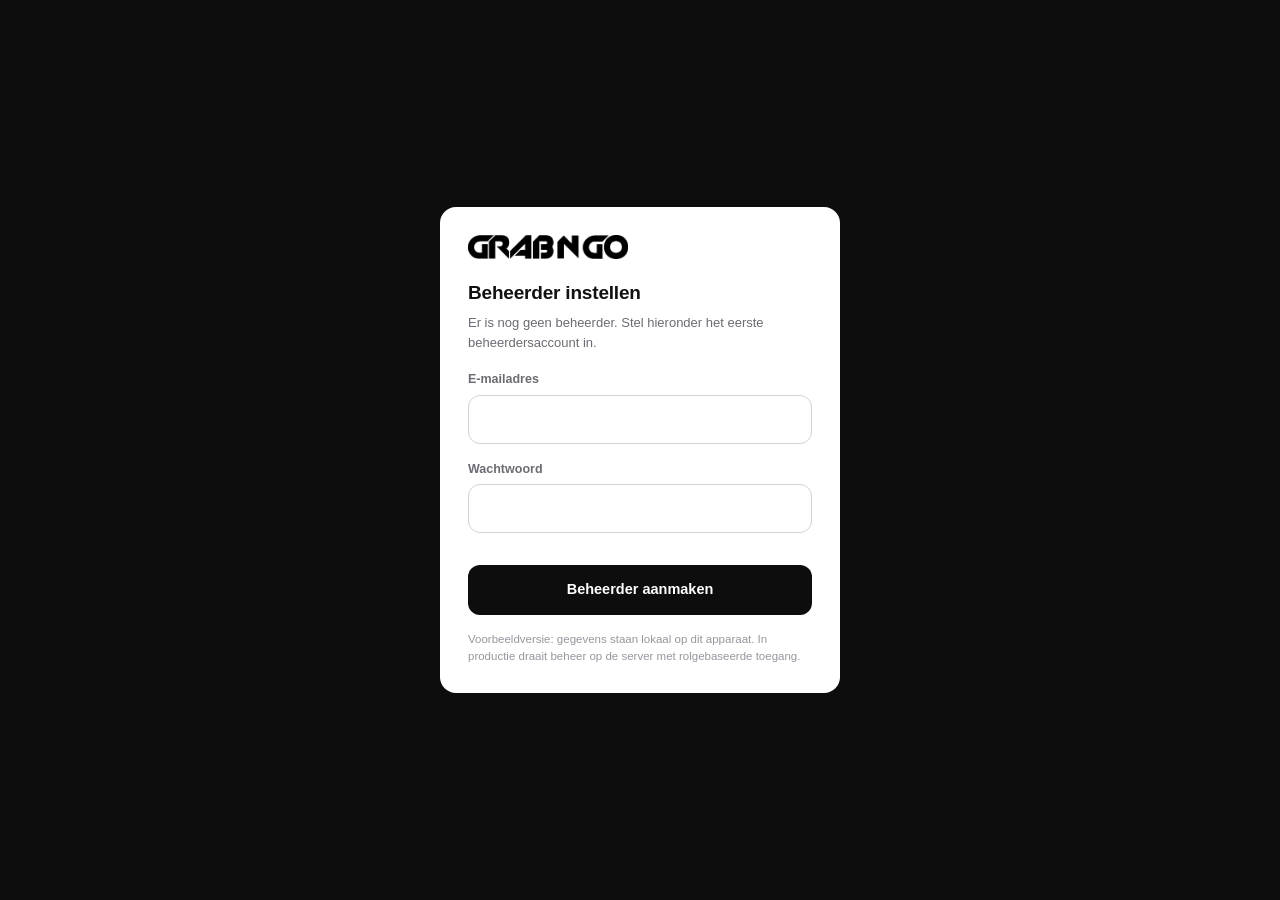
<file: admin/index.html>
<!DOCTYPE html>
<html lang="nl">
<head>
<meta charset="UTF-8">
<meta name="viewport" content="width=device-width,initial-scale=1">
<meta name="robots" content="noindex,nofollow">
<meta name="theme-color" content="#0d0d0d">
<title>GRABNGO Admin — Mobile Express B.V.</title>
<link rel="icon" href="/app/icons/icon-192.png">
<link rel="stylesheet" href="/admin/css/admin.css">
</head>
<body>
<div id="root"><div class="spinner" style="margin-top:80px"></div></div>
<script type="module" src="/admin/js/admin.js"></script>
</body>
</html>
</file>
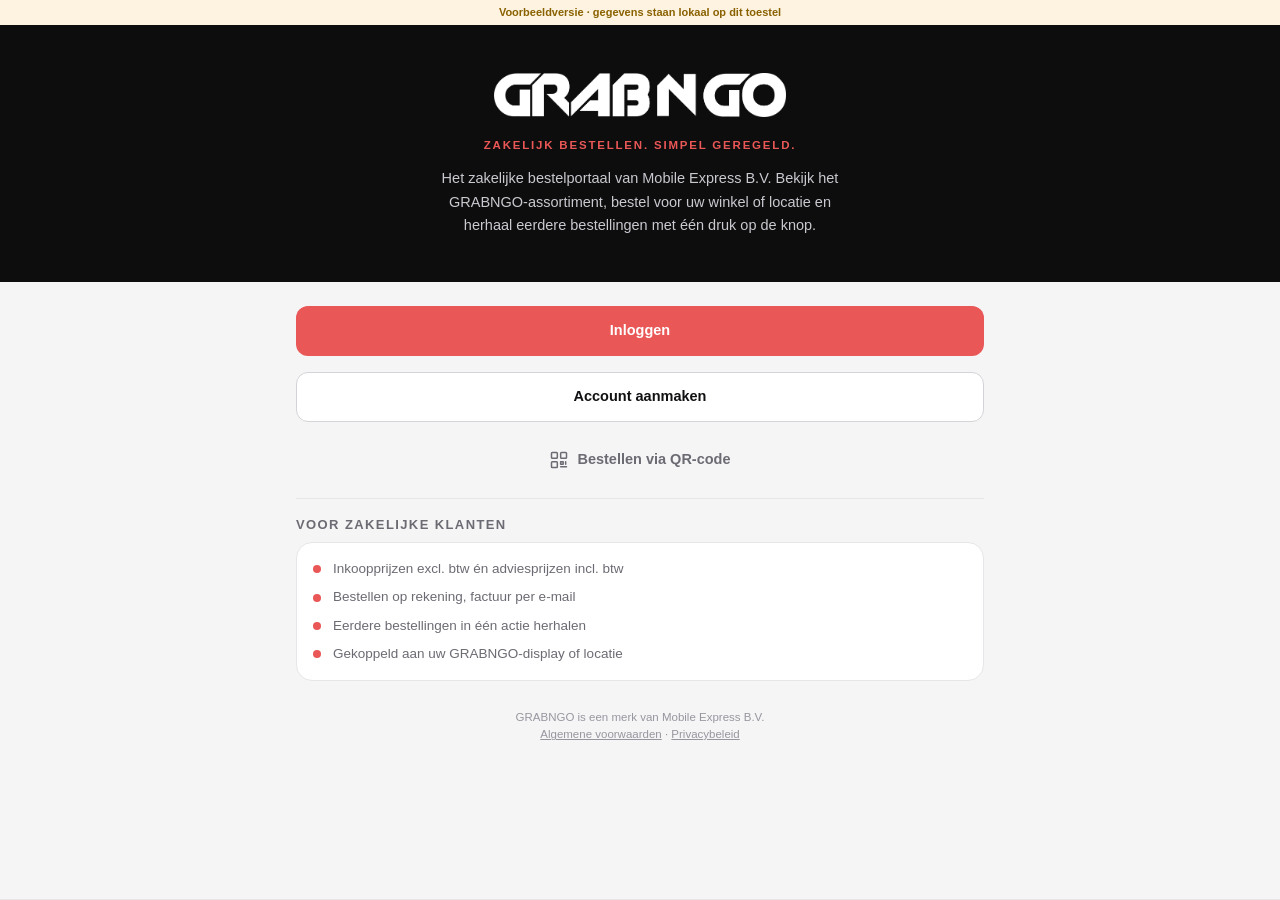
<file: app/index.html>
<!DOCTYPE html>
<html lang="nl">
<head>
<meta charset="UTF-8">
<meta name="viewport" content="width=device-width,initial-scale=1,viewport-fit=cover">
<meta name="theme-color" content="#0d0d0d">
<meta name="description" content="GRABNGO zakelijk bestelportaal van Mobile Express B.V. Bestel eenvoudig GRABNGO-producten voor uw winkel of locatie.">
<meta name="apple-mobile-web-app-capable" content="yes">
<meta name="apple-mobile-web-app-status-bar-style" content="black">
<meta name="apple-mobile-web-app-title" content="GRABNGO">
<title>GRABNGO — Zakelijk bestellen</title>
<link rel="manifest" href="/app/manifest.webmanifest">
<link rel="apple-touch-icon" href="/app/icons/icon-180.png">
<link rel="icon" href="/app/icons/icon-192.png">
<link rel="stylesheet" href="/app/css/app.css">
</head>
<body>
<div id="app">
  <main id="view" role="main">
    <div id="boot" style="padding:80px 20px;text-align:center">
      <div class="spinner"></div>
      <p style="color:#6b6b73;font-size:13px;margin-top:12px">GRABNGO wordt geladen…</p>
    </div>
  </main>
  <nav id="bottomnav" class="bottomnav" aria-label="Hoofdnavigatie" hidden></nav>
</div>
<noscript><div style="padding:24px;font-family:sans-serif">Zet JavaScript aan om de GRABNGO-app te gebruiken.</div></noscript>
<script type="module" src="/app/js/main.js"></script>
<script>
  if ('serviceWorker' in navigator) {
    window.addEventListener('load', () => navigator.serviceWorker.register('/app/sw.js').catch(() => {}));
  }
</script>
</body>
</html>
</file>
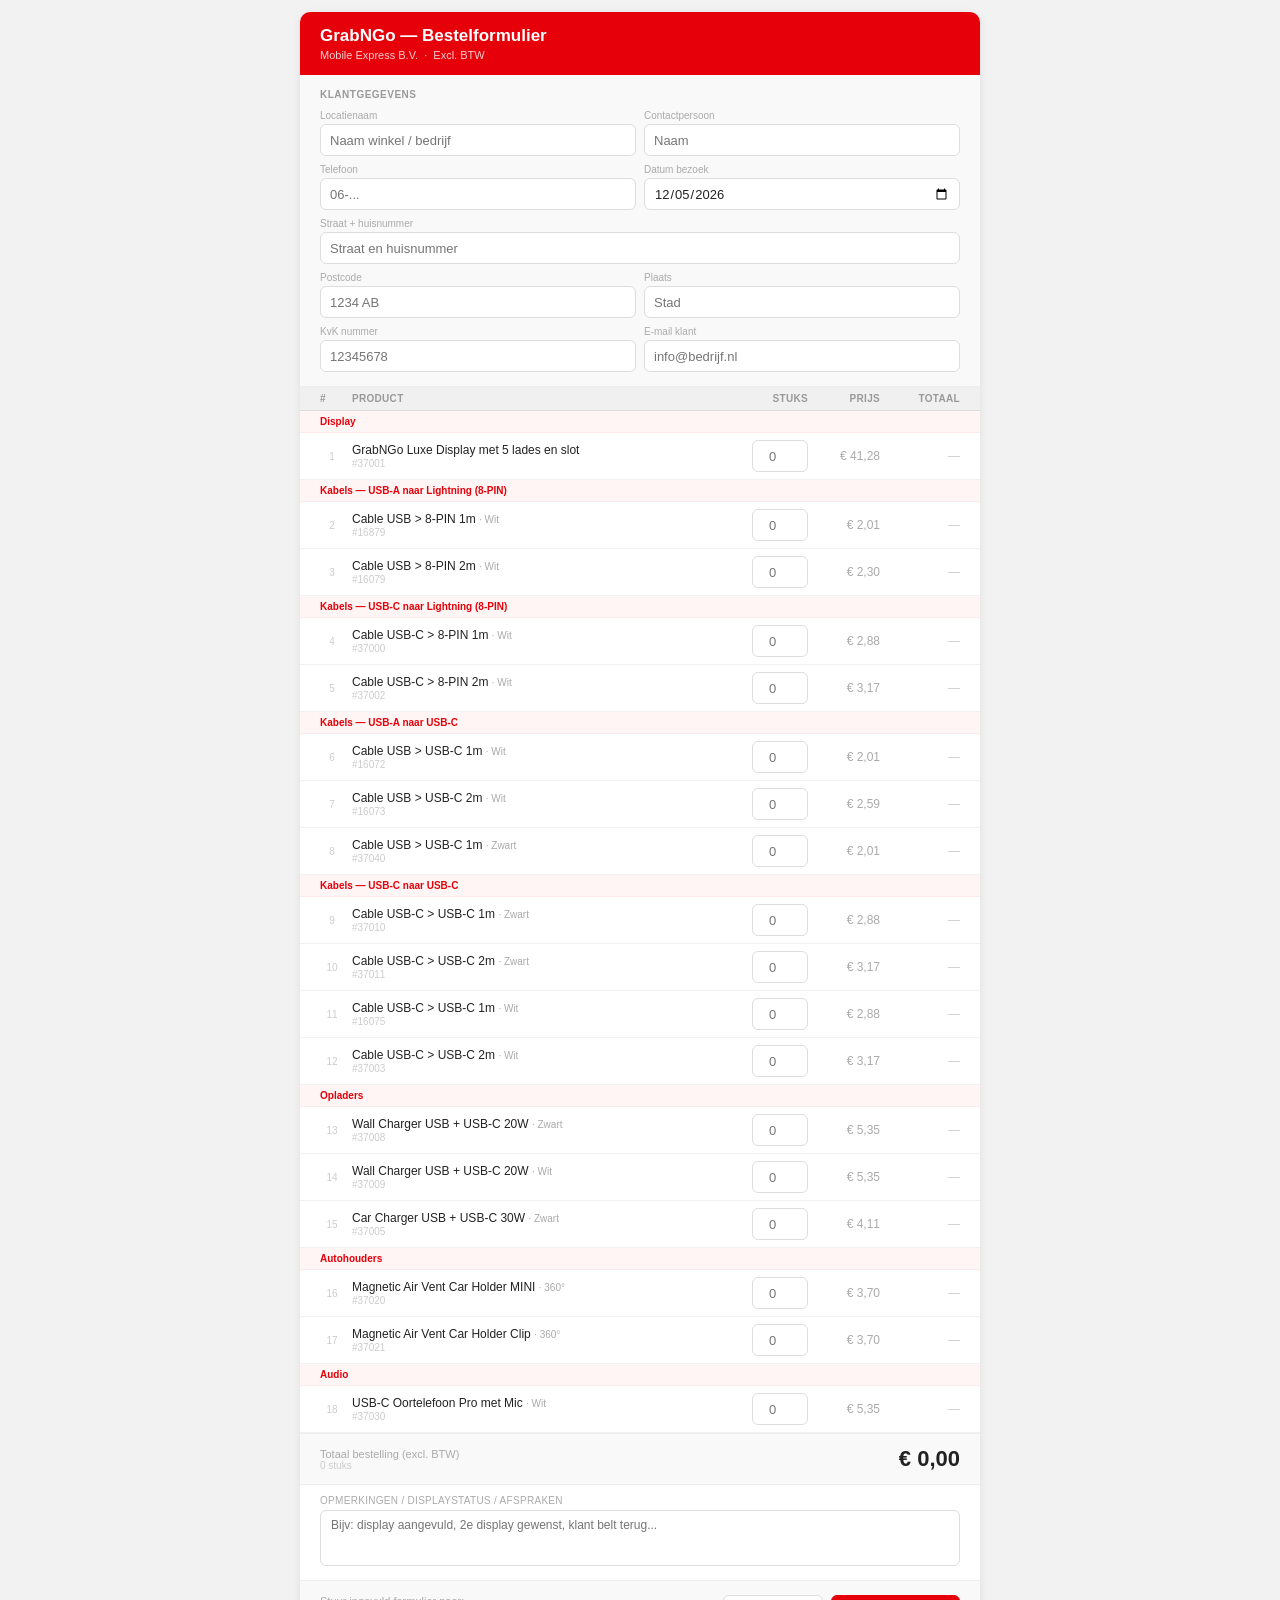
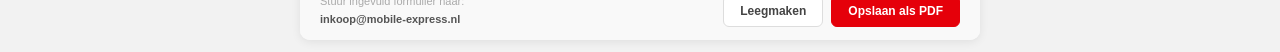
<file: bestel.html>
<!DOCTYPE html>
<html lang="nl">
<head>
<meta charset="UTF-8">
<meta name="viewport" content="width=device-width, initial-scale=1.0">
<title>GrabNGo — Bestelformulier</title>
<style>
  * { box-sizing: border-box; margin: 0; padding: 0; }
  body { font-family: Arial, sans-serif; background: #f2f2f2; padding: 12px; }
  .page { max-width: 680px; margin: 0 auto; background: white; border-radius: 10px; overflow: hidden; box-shadow: 0 2px 10px rgba(0,0,0,0.08); }
  .header { background: #E5000A; padding: 14px 20px; }
  .header-title { color: white; font-size: 17px; font-weight: bold; }
  .header-sub { color: rgba(255,255,255,0.8); font-size: 11px; margin-top: 3px; }
  .klant { padding: 14px 20px; background: #f9f9f9; border-bottom: 1px solid #eee; display: grid; grid-template-columns: 1fr 1fr; gap: 8px; }
  .klant-title { grid-column: 1/-1; font-size: 10px; font-weight: bold; color: #999; text-transform: uppercase; letter-spacing: 0.5px; margin-bottom: 2px; }
  .field { display: flex; flex-direction: column; gap: 3px; }
  .field.full { grid-column: 1/-1; }
  .field label { font-size: 10px; color: #aaa; }
  .field input { border: 1px solid #ddd; border-radius: 6px; padding: 5px 9px; font-size: 13px; color: #222; height: 32px; font-family: Arial, sans-serif; }
  .field input:focus { outline: none; border-color: #E5000A; }
  .prod-header { display: grid; grid-template-columns: 24px 1fr 56px 64px 72px; padding: 6px 20px; background: #f0f0f0; border-bottom: 1px solid #ddd; font-size: 10px; color: #999; font-weight: bold; gap: 8px; text-transform: uppercase; letter-spacing: 0.3px; }
  .cat-label { padding: 5px 20px; font-size: 10px; font-weight: bold; color: #E5000A; background: #fff5f5; border-bottom: 1px solid #fdeaea; }
  .prod-row { display: grid; grid-template-columns: 24px 1fr 56px 64px 72px; padding: 7px 20px; border-bottom: 1px solid #f2f2f2; align-items: center; gap: 8px; background: white; }
  .rn { font-size: 10px; color: #ccc; text-align: center; }
  .pname { font-size: 12px; color: #222; line-height: 1.3; }
  .psub { font-size: 10px; color: #aaa; }
  .pcode { font-size: 10px; color: #ccc; }
  .pprice { font-size: 12px; color: #aaa; text-align: right; }
  .qty { width: 56px; height: 32px; border: 1px solid #ddd; border-radius: 6px; padding: 0 6px; font-size: 13px; text-align: center; font-family: Arial, sans-serif; color: #222; }
  .qty:focus { outline: none; border-color: #E5000A; }
  .sub { font-size: 12px; color: #ccc; text-align: right; }
  .totaal-bar { padding: 12px 20px; background: #f9f9f9; border-top: 1px solid #eee; display: flex; justify-content: space-between; align-items: center; }
  .totaal-lbl { font-size: 11px; color: #aaa; }
  .totaal-amt { font-size: 22px; font-weight: bold; color: #222; }
  .opm { padding: 10px 20px; border-top: 1px solid #eee; }
  .opm label { font-size: 10px; color: #aaa; display: block; margin-bottom: 4px; text-transform: uppercase; letter-spacing: 0.3px; }
  .opm textarea { width: 100%; border: 1px solid #ddd; border-radius: 6px; padding: 7px 10px; font-size: 12px; font-family: Arial, sans-serif; resize: none; height: 56px; color: #222; }
  .footer { padding: 12px 20px; background: #f9f9f9; border-top: 1px solid #eee; display: flex; justify-content: space-between; align-items: center; gap: 12px; }
  .footer-note { font-size: 11px; color: #aaa; line-height: 1.6; }
  .footer-note strong { color: #555; }
  .btns { display: flex; gap: 8px; flex-shrink: 0; }
  .btn { padding: 8px 16px; border-radius: 6px; font-size: 12px; font-weight: bold; cursor: pointer; border: 1px solid #ddd; background: white; color: #444; font-family: Arial, sans-serif; }
  .btn-red { background: #E5000A; border-color: #E5000A; color: white; }
  @media print {
    body { background: white; padding: 0; }
    .page { box-shadow: none; border-radius: 0; max-width: 100%; }
    .btns { display: none !important; }
    .header, .cat-label { -webkit-print-color-adjust: exact; print-color-adjust: exact; }
  }
</style>
</head>
<body>
<div class="page">

  <div class="header">
    <div class="header-title">GrabNGo — Bestelformulier</div>
    <div class="header-sub">Mobile Express B.V. &nbsp;·&nbsp; Excl. BTW</div>
  </div>

  <div class="klant">
    <div class="klant-title">Klantgegevens</div>
    <div class="field"><label>Locatienaam</label><input id="f-naam" type="text" placeholder="Naam winkel / bedrijf"></div>
    <div class="field"><label>Contactpersoon</label><input id="f-contact" type="text" placeholder="Naam"></div>
    <div class="field"><label>Telefoon</label><input id="f-tel" type="tel" placeholder="06-..."></div>
    <div class="field"><label>Datum bezoek</label><input id="f-datum" type="date"></div>
    <div class="field full"><label>Straat + huisnummer</label><input id="f-straat" type="text" placeholder="Straat en huisnummer"></div>
    <div class="field"><label>Postcode</label><input id="f-postcode" type="text" placeholder="1234 AB"></div>
    <div class="field"><label>Plaats</label><input id="f-plaats" type="text" placeholder="Stad"></div>
    <div class="field"><label>KvK nummer</label><input id="f-kvk" type="text" placeholder="12345678"></div>
    <div class="field"><label>E-mail klant</label><input id="f-email" type="email" placeholder="info@bedrijf.nl"></div>
  </div>

  <div class="prod-header">
    <span>#</span><span>Product</span>
    <span style="text-align:right">Stuks</span>
    <span style="text-align:right">Prijs</span>
    <span style="text-align:right">Totaal</span>
  </div>

  <div class="cat-label">Display</div>
  <div class="prod-row"><div class="rn">1</div><div><div class="pname">GrabNGo Luxe Display met 5 lades en slot</div><div class="pcode">#37001</div></div><input class="qty" type="number" min="0" max="99" placeholder="0" inputmode="numeric" data-p="41.28"><div class="pprice">€ 41,28</div><div class="sub" id="s1">—</div></div>

  <div class="cat-label">Kabels — USB-A naar Lightning (8-PIN)</div>
  <div class="prod-row"><div class="rn">2</div><div><div class="pname">Cable USB &gt; 8-PIN 1m <span class="psub">· Wit</span></div><div class="pcode">#16879</div></div><input class="qty" type="number" min="0" max="999" placeholder="0" inputmode="numeric" data-p="2.01"><div class="pprice">€ 2,01</div><div class="sub" id="s2">—</div></div>
  <div class="prod-row"><div class="rn">3</div><div><div class="pname">Cable USB &gt; 8-PIN 2m <span class="psub">· Wit</span></div><div class="pcode">#16079</div></div><input class="qty" type="number" min="0" max="999" placeholder="0" inputmode="numeric" data-p="2.30"><div class="pprice">€ 2,30</div><div class="sub" id="s3">—</div></div>

  <div class="cat-label">Kabels — USB-C naar Lightning (8-PIN)</div>
  <div class="prod-row"><div class="rn">4</div><div><div class="pname">Cable USB-C &gt; 8-PIN 1m <span class="psub">· Wit</span></div><div class="pcode">#37000</div></div><input class="qty" type="number" min="0" max="999" placeholder="0" inputmode="numeric" data-p="2.88"><div class="pprice">€ 2,88</div><div class="sub" id="s4">—</div></div>
  <div class="prod-row"><div class="rn">5</div><div><div class="pname">Cable USB-C &gt; 8-PIN 2m <span class="psub">· Wit</span></div><div class="pcode">#37002</div></div><input class="qty" type="number" min="0" max="999" placeholder="0" inputmode="numeric" data-p="3.17"><div class="pprice">€ 3,17</div><div class="sub" id="s5">—</div></div>

  <div class="cat-label">Kabels — USB-A naar USB-C</div>
  <div class="prod-row"><div class="rn">6</div><div><div class="pname">Cable USB &gt; USB-C 1m <span class="psub">· Wit</span></div><div class="pcode">#16072</div></div><input class="qty" type="number" min="0" max="999" placeholder="0" inputmode="numeric" data-p="2.01"><div class="pprice">€ 2,01</div><div class="sub" id="s6">—</div></div>
  <div class="prod-row"><div class="rn">7</div><div><div class="pname">Cable USB &gt; USB-C 2m <span class="psub">· Wit</span></div><div class="pcode">#16073</div></div><input class="qty" type="number" min="0" max="999" placeholder="0" inputmode="numeric" data-p="2.59"><div class="pprice">€ 2,59</div><div class="sub" id="s7">—</div></div>
  <div class="prod-row"><div class="rn">8</div><div><div class="pname">Cable USB &gt; USB-C 1m <span class="psub">· Zwart</span></div><div class="pcode">#37040</div></div><input class="qty" type="number" min="0" max="999" placeholder="0" inputmode="numeric" data-p="2.01"><div class="pprice">€ 2,01</div><div class="sub" id="s8">—</div></div>

  <div class="cat-label">Kabels — USB-C naar USB-C</div>
  <div class="prod-row"><div class="rn">9</div><div><div class="pname">Cable USB-C &gt; USB-C 1m <span class="psub">· Zwart</span></div><div class="pcode">#37010</div></div><input class="qty" type="number" min="0" max="999" placeholder="0" inputmode="numeric" data-p="2.88"><div class="pprice">€ 2,88</div><div class="sub" id="s9">—</div></div>
  <div class="prod-row"><div class="rn">10</div><div><div class="pname">Cable USB-C &gt; USB-C 2m <span class="psub">· Zwart</span></div><div class="pcode">#37011</div></div><input class="qty" type="number" min="0" max="999" placeholder="0" inputmode="numeric" data-p="3.17"><div class="pprice">€ 3,17</div><div class="sub" id="s10">—</div></div>
  <div class="prod-row"><div class="rn">11</div><div><div class="pname">Cable USB-C &gt; USB-C 1m <span class="psub">· Wit</span></div><div class="pcode">#16075</div></div><input class="qty" type="number" min="0" max="999" placeholder="0" inputmode="numeric" data-p="2.88"><div class="pprice">€ 2,88</div><div class="sub" id="s11">—</div></div>
  <div class="prod-row"><div class="rn">12</div><div><div class="pname">Cable USB-C &gt; USB-C 2m <span class="psub">· Wit</span></div><div class="pcode">#37003</div></div><input class="qty" type="number" min="0" max="999" placeholder="0" inputmode="numeric" data-p="3.17"><div class="pprice">€ 3,17</div><div class="sub" id="s12">—</div></div>

  <div class="cat-label">Opladers</div>
  <div class="prod-row"><div class="rn">13</div><div><div class="pname">Wall Charger USB + USB-C 20W <span class="psub">· Zwart</span></div><div class="pcode">#37008</div></div><input class="qty" type="number" min="0" max="999" placeholder="0" inputmode="numeric" data-p="5.35"><div class="pprice">€ 5,35</div><div class="sub" id="s13">—</div></div>
  <div class="prod-row"><div class="rn">14</div><div><div class="pname">Wall Charger USB + USB-C 20W <span class="psub">· Wit</span></div><div class="pcode">#37009</div></div><input class="qty" type="number" min="0" max="999" placeholder="0" inputmode="numeric" data-p="5.35"><div class="pprice">€ 5,35</div><div class="sub" id="s14">—</div></div>
  <div class="prod-row"><div class="rn">15</div><div><div class="pname">Car Charger USB + USB-C 30W <span class="psub">· Zwart</span></div><div class="pcode">#37005</div></div><input class="qty" type="number" min="0" max="999" placeholder="0" inputmode="numeric" data-p="4.11"><div class="pprice">€ 4,11</div><div class="sub" id="s15">—</div></div>

  <div class="cat-label">Autohouders</div>
  <div class="prod-row"><div class="rn">16</div><div><div class="pname">Magnetic Air Vent Car Holder MINI <span class="psub">· 360°</span></div><div class="pcode">#37020</div></div><input class="qty" type="number" min="0" max="999" placeholder="0" inputmode="numeric" data-p="3.70"><div class="pprice">€ 3,70</div><div class="sub" id="s16">—</div></div>
  <div class="prod-row"><div class="rn">17</div><div><div class="pname">Magnetic Air Vent Car Holder Clip <span class="psub">· 360°</span></div><div class="pcode">#37021</div></div><input class="qty" type="number" min="0" max="999" placeholder="0" inputmode="numeric" data-p="3.70"><div class="pprice">€ 3,70</div><div class="sub" id="s17">—</div></div>

  <div class="cat-label">Audio</div>
  <div class="prod-row"><div class="rn">18</div><div><div class="pname">USB-C Oortelefoon Pro met Mic <span class="psub">· Wit</span></div><div class="pcode">#37030</div></div><input class="qty" type="number" min="0" max="999" placeholder="0" inputmode="numeric" data-p="5.35"><div class="pprice">€ 5,35</div><div class="sub" id="s18">—</div></div>

  <div class="totaal-bar">
    <div>
      <div class="totaal-lbl">Totaal bestelling (excl. BTW)</div>
      <div style="font-size:10px;color:#ccc" id="tc">0 stuks</div>
    </div>
    <div class="totaal-amt" id="ta">€ 0,00</div>
  </div>

  <div class="opm">
    <label>Opmerkingen / displaystatus / afspraken</label>
    <textarea id="f-opm" placeholder="Bijv: display aangevuld, 2e display gewenst, klant belt terug..."></textarea>
  </div>

  <div class="footer">
    <div class="footer-note">
      Stuur ingevuld formulier naar:<br>
      <strong>inkoop@mobile-express.nl</strong>
    </div>
    <div class="btns">
      <button class="btn" onclick="resetForm()">Leegmaken</button>
      <button class="btn btn-red" onclick="window.print()">Opslaan als PDF</button>
    </div>
  </div>

</div>

<script>
document.getElementById("f-datum").value = new Date().toISOString().split("T")[0];

document.querySelectorAll(".qty").forEach(function(inp, i) {
  inp.addEventListener("input", function() { calc(); });
});

function calc() {
  var rows = document.querySelectorAll(".prod-row");
  var total = 0, count = 0, si = 1;
  rows.forEach(function(row) {
    var inp = row.querySelector(".qty");
    var sub = row.querySelector(".sub");
    if (!inp || !sub) return;
    var q = parseInt(inp.value) || 0;
    var p = parseFloat(inp.dataset.p) || 0;
    if (q > 0) {
      sub.textContent = "€ " + (q * p).toFixed(2).replace(".", ",");
      sub.style.color = "#E5000A";
      sub.style.fontWeight = "bold";
    } else {
      sub.textContent = "—";
      sub.style.color = "#ccc";
      sub.style.fontWeight = "normal";
    }
    total += q * p;
    count += q;
    si++;
  });
  document.getElementById("ta").textContent = "€ " + total.toFixed(2).replace(".", ",");
  document.getElementById("tc").textContent = count + (count === 1 ? " stuk" : " stuks");
}

function resetForm() {
  document.querySelectorAll(".qty").forEach(function(i) { i.value = ""; });
  ["f-naam","f-contact","f-tel","f-datum","f-straat","f-postcode","f-plaats","f-kvk","f-email","f-opm"].forEach(function(id) {
    var el = document.getElementById(id);
    if (el) el.value = "";
  });
  document.querySelectorAll(".sub").forEach(function(e) {
    e.textContent = "—"; e.style.color = "#ccc"; e.style.fontWeight = "normal";
  });
  document.getElementById("ta").textContent = "€ 0,00";
  document.getElementById("tc").textContent = "0 stuks";
}
</script>
</body>
</html>
</file>
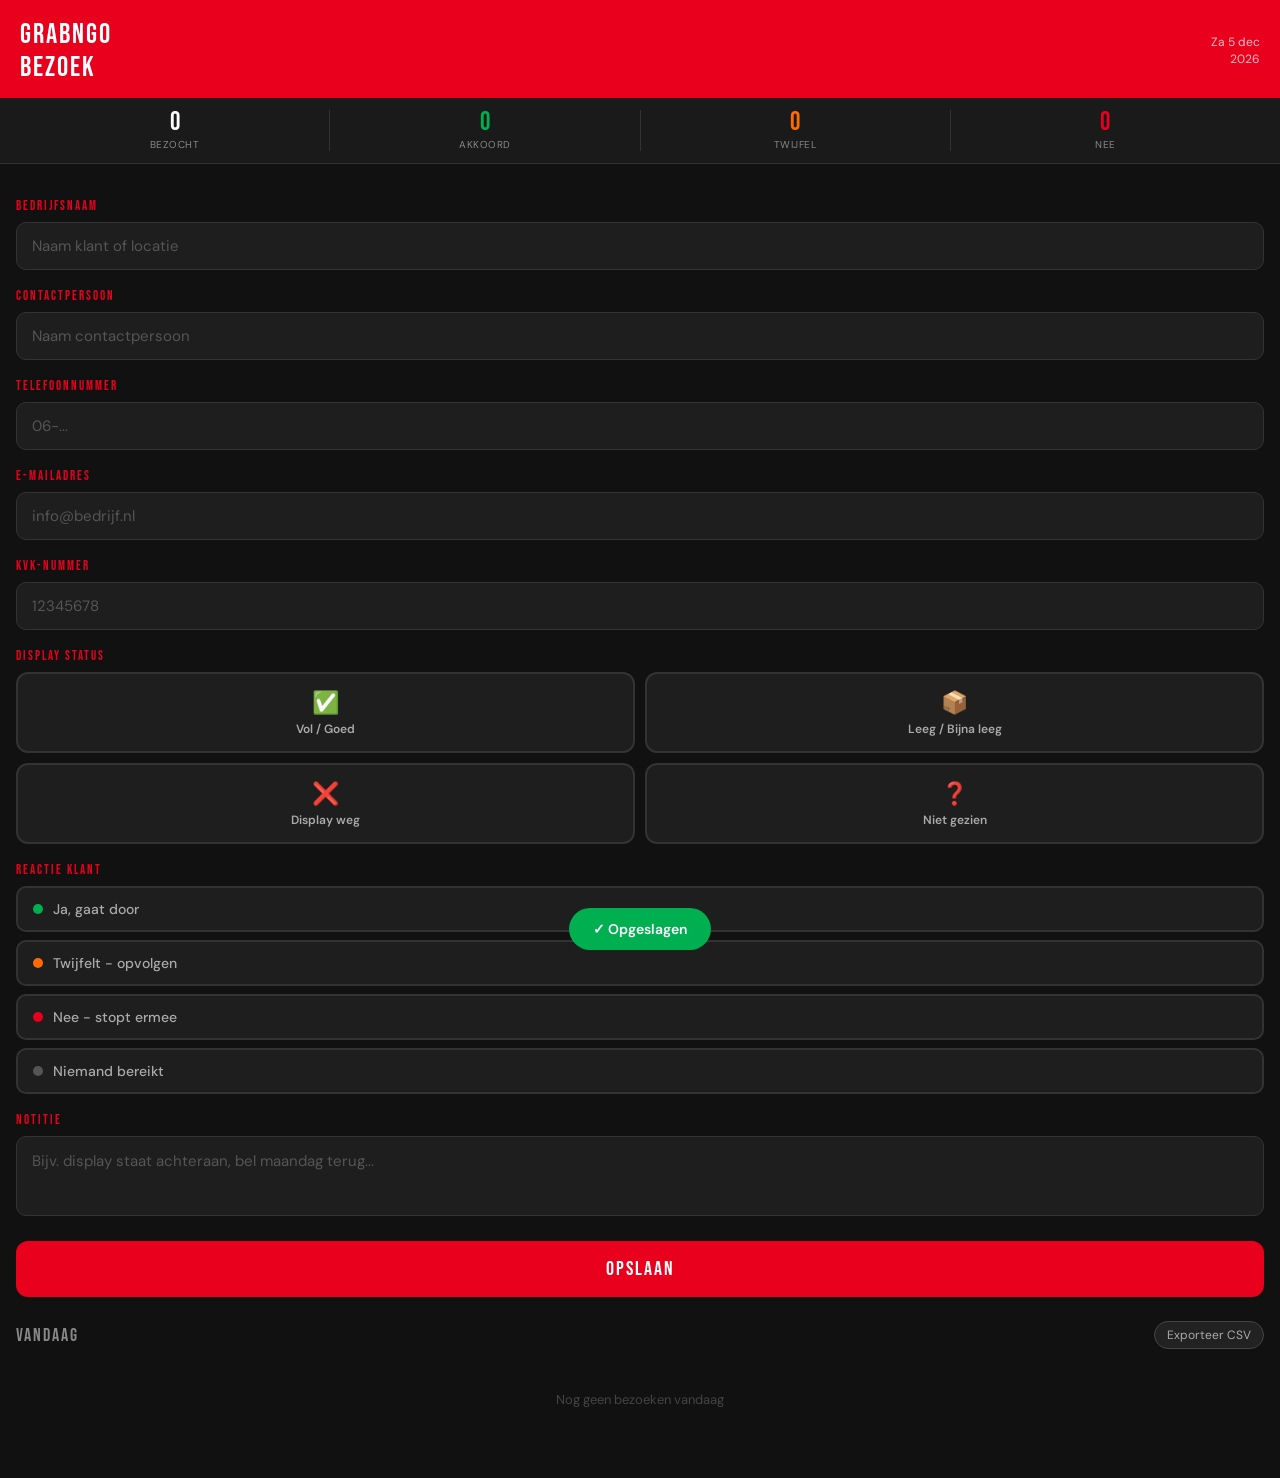
<file: bezoek.html>
<!DOCTYPE html>
<html lang="nl">
<head>
<meta charset="UTF-8">
<meta name="viewport" content="width=device-width, initial-scale=1.0, maximum-scale=1.0">
<title>GrabNGo Bezoek</title>
<style>
  @import url('https://fonts.googleapis.com/css2?family=Bebas+Neue&family=DM+Sans:wght@400;500;600&display=swap');

:root {
  --rood: #E8001D;
  --donker: #111111;
  --wit: #FFFFFF;
  --groen: #00B050;
  --oranje: #FF6B00;
}

* { box-sizing: border-box; margin: 0; padding: 0; }

body {
  font-family: 'DM Sans', sans-serif;
  background: var(--donker);
  color: var(--wit);
  min-height: 100vh;
  padding-bottom: 40px;
}

.header {
  background: var(--rood);
  padding: 18px 20px 14px;
  display: flex;
  align-items: center;
  justify-content: space-between;
  position: sticky;
  top: 0;
  z-index: 100;
}
.header-title {
  font-family: 'Bebas Neue', sans-serif;
  font-size: 28px;
  letter-spacing: 2px;
  color: var(--wit);
}
.header-dag {
  font-size: 12px;
  color: rgba(255,255,255,0.75);
  text-align: right;
  line-height: 1.4;
}

.stats {
  background: #1a1a1a;
  padding: 12px 20px;
  display: flex;
  border-bottom: 1px solid #333;
}
.stat {
  flex: 1;
  text-align: center;
  border-right: 1px solid #333;
}
.stat:last-child { border-right: none; }
.stat-num {
  font-family: 'Bebas Neue', sans-serif;
  font-size: 26px;
  line-height: 1;
}
.stat-label {
  font-size: 10px;
  color: #888;
  text-transform: uppercase;
  letter-spacing: 0.5px;
  margin-top: 2px;
}
.stat-num.groen { color: var(--groen); }
.stat-num.rood { color: var(--rood); }
.stat-num.oranje { color: var(--oranje); }
.stat-num.wit { color: var(--wit); }

.form-wrap { padding: 16px 16px 0; }

.section-label {
  font-family: 'Bebas Neue', sans-serif;
  font-size: 13px;
  letter-spacing: 2px;
  color: var(--rood);
  margin-bottom: 8px;
  margin-top: 18px;
}

.input-field {
  width: 100%;
  background: #1e1e1e;
  border: 1.5px solid #333;
  border-radius: 10px;
  padding: 13px 15px;
  color: var(--wit);
  font-family: 'DM Sans', sans-serif;
  font-size: 15px;
  outline: none;
  transition: border-color 0.2s;
  -webkit-appearance: none;
}
.input-field:focus { border-color: var(--rood); }
.input-field::placeholder { color: #555; }

.status-grid {
  display: grid;
  grid-template-columns: 1fr 1fr;
  gap: 10px;
}
.status-btn {
  border: 2px solid #333;
  border-radius: 12px;
  padding: 14px 10px;
  text-align: center;
  cursor: pointer;
  background: #1e1e1e;
}
.status-btn .icon { font-size: 22px; margin-bottom: 4px; }
.status-btn .label { font-size: 12px; font-weight: 600; color: #aaa; }
.status-btn.vol { color: var(--groen); }
.status-btn.vol.selected { border-color: var(--groen); background: rgba(0,176,80,0.12); }
.status-btn.leeg { color: var(--oranje); }
.status-btn.leeg.selected { border-color: var(--oranje); background: rgba(255,107,0,0.12); }
.status-btn.weg { color: var(--rood); }
.status-btn.weg.selected { border-color: var(--rood); background: rgba(232,0,29,0.12); }
.status-btn.onbekend { color: #888; }
.status-btn.onbekend.selected { border-color: #888; background: rgba(136,136,136,0.12); }

.reactie-grid { display: flex; flex-direction: column; gap: 8px; }
.reactie-btn {
  border: 2px solid #333;
  border-radius: 10px;
  padding: 12px 15px;
  cursor: pointer;
  background: #1e1e1e;
  color: #aaa;
  font-family: 'DM Sans', sans-serif;
  font-size: 14px;
  font-weight: 500;
  display: flex;
  align-items: center;
  gap: 10px;
}
.reactie-btn .dot { width: 10px; height: 10px; border-radius: 50%; flex-shrink: 0; }
.reactie-btn.ja .dot { background: var(--groen); }
.reactie-btn.misschien .dot { background: var(--oranje); }
.reactie-btn.nee .dot { background: var(--rood); }
.reactie-btn.geen-contact .dot { background: #555; }
.reactie-btn.selected { color: var(--wit); }
.reactie-btn.ja.selected { border-color: var(--groen); background: rgba(0,176,80,0.12); }
.reactie-btn.misschien.selected { border-color: var(--oranje); background: rgba(255,107,0,0.12); }
.reactie-btn.nee.selected { border-color: var(--rood); background: rgba(232,0,29,0.12); }
.reactie-btn.geen-contact.selected { border-color: #666; background: rgba(100,100,100,0.12); }

textarea.input-field { resize: none; height: 80px; line-height: 1.5; }

.btn-opslaan {
  width: 100%;
  background: var(--rood);
  color: var(--wit);
  border: none;
  border-radius: 12px;
  padding: 16px;
  font-family: 'Bebas Neue', sans-serif;
  font-size: 20px;
  letter-spacing: 2px;
  cursor: pointer;
  margin-top: 20px;
}

.lijst-wrap { padding: 0 16px; margin-top: 24px; }
.lijst-header {
  font-family: 'Bebas Neue', sans-serif;
  font-size: 18px;
  letter-spacing: 2px;
  color: #888;
  margin-bottom: 12px;
  display: flex;
  justify-content: space-between;
  align-items: center;
}
.export-btn {
  font-family: 'DM Sans', sans-serif;
  font-size: 12px;
  background: #222;
  border: 1px solid #444;
  color: #aaa;
  padding: 5px 12px;
  border-radius: 20px;
  cursor: pointer;
}

.bezoek-kaart {
  background: #1a1a1a;
  border-radius: 12px;
  padding: 14px;
  margin-bottom: 10px;
  border-left: 4px solid #333;
  display: flex;
  justify-content: space-between;
  align-items: flex-start;
}
.bezoek-kaart.vol { border-left-color: var(--groen); }
.bezoek-kaart.leeg { border-left-color: var(--oranje); }
.bezoek-kaart.weg { border-left-color: var(--rood); }
.kaart-naam { font-weight: 600; font-size: 14px; margin-bottom: 3px; }
.kaart-meta { font-size: 12px; color: #666; }
.kaart-reactie {
  font-size: 11px;
  font-weight: 600;
  padding: 3px 8px;
  border-radius: 20px;
  white-space: nowrap;
  margin-left: 10px;
}
.kaart-reactie.ja { background: rgba(0,176,80,0.15); color: var(--groen); }
.kaart-reactie.misschien { background: rgba(255,107,0,0.15); color: var(--oranje); }
.kaart-reactie.nee { background: rgba(232,0,29,0.15); color: var(--rood); }
.kaart-reactie.geen-contact { background: rgba(136,136,136,0.15); color: #888; }

.leeg-staat { text-align: center; color: #444; font-size: 13px; padding: 30px 0; }

.toast {
  position: fixed;
  bottom: 30px;
  left: 50%;
  transform: translateX(-50%) translateY(80px);
  background: var(--groen);
  color: white;
  padding: 12px 24px;
  border-radius: 30px;
  font-weight: 600;
  font-size: 14px;
  transition: transform 0.3s ease;
  z-index: 999;
}
.toast.show { transform: translateX(-50%) translateY(0); }
</style>
</head>
<body>

<div class="header">
  <div class="header-title">GRABNGO<br>BEZOEK</div>
  <div class="header-dag" id="daginfo"></div>
</div>

<div class="stats">
  <div class="stat"><div class="stat-num wit" id="stat-totaal">0</div><div class="stat-label">Bezocht</div></div>
  <div class="stat"><div class="stat-num groen" id="stat-ja">0</div><div class="stat-label">Akkoord</div></div>
  <div class="stat"><div class="stat-num oranje" id="stat-misschien">0</div><div class="stat-label">Twijfel</div></div>
  <div class="stat"><div class="stat-num rood" id="stat-nee">0</div><div class="stat-label">Nee</div></div>
</div>

<div class="form-wrap">
  <div class="section-label">Bedrijfsnaam</div>
  <input type="text" class="input-field" id="naam" placeholder="Naam klant of locatie" autocomplete="off">

  <div class="section-label">Contactpersoon</div>
  <input type="text" class="input-field" id="contact" placeholder="Naam contactpersoon" autocomplete="off">

  <div class="section-label">Telefoonnummer</div>
  <input type="tel" class="input-field" id="telefoon" placeholder="06-..." autocomplete="off">

  <div class="section-label">E-mailadres</div>
  <input type="email" class="input-field" id="email" placeholder="info@bedrijf.nl" autocomplete="off">

  <div class="section-label">KVK-nummer</div>
  <input type="text" class="input-field" id="kvk" placeholder="12345678" autocomplete="off" inputmode="numeric">

  <div class="section-label">Display status</div>
  <div class="status-grid">
    <div class="status-btn vol" onclick="selectStatus('vol', this)"><div class="icon">✅</div><div class="label">Vol / Goed</div></div>
    <div class="status-btn leeg" onclick="selectStatus('leeg', this)"><div class="icon">📦</div><div class="label">Leeg / Bijna leeg</div></div>
    <div class="status-btn weg" onclick="selectStatus('weg', this)"><div class="icon">❌</div><div class="label">Display weg</div></div>
    <div class="status-btn onbekend" onclick="selectStatus('onbekend', this)"><div class="icon">❓</div><div class="label">Niet gezien</div></div>
  </div>

  <div class="section-label">Reactie klant</div>
  <div class="reactie-grid">
    <div class="reactie-btn ja" onclick="selectReactie('ja', this)"><div class="dot"></div>Ja, gaat door</div>
    <div class="reactie-btn misschien" onclick="selectReactie('misschien', this)"><div class="dot"></div>Twijfelt - opvolgen</div>
    <div class="reactie-btn nee" onclick="selectReactie('nee', this)"><div class="dot"></div>Nee - stopt ermee</div>
    <div class="reactie-btn geen-contact" onclick="selectReactie('geen-contact', this)"><div class="dot"></div>Niemand bereikt</div>
  </div>

  <div class="section-label">Notitie</div>
  <textarea class="input-field" id="notitie" placeholder="Bijv. display staat achteraan, bel maandag terug..."></textarea>

  <button class="btn-opslaan" onclick="opslaan()">OPSLAAN</button>
</div>

<div class="lijst-wrap">
  <div class="lijst-header">
    <span>VANDAAG</span>
    <button class="export-btn" onclick="exporteer()">Exporteer CSV</button>
  </div>
  <div id="lijst"><div class="leeg-staat">Nog geen bezoeken vandaag</div></div>
</div>

<div class="toast" id="toast">✓ Opgeslagen</div>

<script>
  let geselecteerdeStatus = null;
  let geselecteerdeReactie = null;
  let bezoeken = JSON.parse(localStorage.getItem('grabngo_bezoeken') || '[]');

  const nu = new Date();
  const dagen = ['Zo','Ma','Di','Wo','Do','Vr','Za'];
  const maanden = ['jan','feb','mrt','apr','mei','jun','jul','aug','sep','okt','nov','dec'];
  document.getElementById('daginfo').innerHTML =
    `${dagen[nu.getDay()]} ${nu.getDate()} ${maanden[nu.getMonth()]}<br>${nu.getFullYear()}`;

  function selectStatus(type, el) {
    document.querySelectorAll('.status-btn').forEach(b => b.classList.remove('selected'));
    el.classList.add('selected');
    geselecteerdeStatus = type;
  }

  function selectReactie(type, el) {
    document.querySelectorAll('.reactie-btn').forEach(b => b.classList.remove('selected'));
    el.classList.add('selected');
    geselecteerdeReactie = type;
  }

  function opslaan() {
    const naam = document.getElementById('naam').value.trim();
    if (!naam) { alert('Vul een bedrijfsnaam in.'); return; }
    if (!geselecteerdeStatus) { alert('Selecteer de display status.'); return; }
    if (!geselecteerdeReactie) { alert('Selecteer de reactie van de klant.'); return; }

    const bezoek = {
      id: Date.now(),
      tijd: new Date().toLocaleTimeString('nl-NL', {hour:'2-digit', minute:'2-digit'}),
      naam,
      contact: document.getElementById('contact').value.trim(),
      telefoon: document.getElementById('telefoon').value.trim(),
      email: document.getElementById('email').value.trim(),
      kvk: document.getElementById('kvk').value.trim(),
      status: geselecteerdeStatus,
      reactie: geselecteerdeReactie,
      notitie: document.getElementById('notitie').value.trim(),
      datum: new Date().toLocaleDateString('nl-NL')
    };

    bezoeken.unshift(bezoek);
    localStorage.setItem('grabngo_bezoeken', JSON.stringify(bezoeken));

    ['naam','contact','telefoon','email','kvk','notitie'].forEach(id => document.getElementById(id).value = '');
    document.querySelectorAll('.status-btn, .reactie-btn').forEach(b => b.classList.remove('selected'));
    geselecteerdeStatus = null;
    geselecteerdeReactie = null;

    toonToast();
    renderLijst();
    updateStats();
  }

  function toonToast() {
    const t = document.getElementById('toast');
    t.classList.add('show');
    setTimeout(() => t.classList.remove('show'), 2000);
  }

  const reactieLabel = { 'ja':'Akkoord', 'misschien':'Twijfelt', 'nee':'Nee', 'geen-contact':'Geen contact' };

  function renderLijst() {
    const el = document.getElementById('lijst');
    const vandaag = new Date().toLocaleDateString('nl-NL');
    const v = bezoeken.filter(b => b.datum === vandaag);
    if (v.length === 0) { el.innerHTML = '<div class="leeg-staat">Nog geen bezoeken vandaag</div>'; return; }
    el.innerHTML = v.map(b => `
      <div class="bezoek-kaart ${b.status}">
        <div>
          <div class="kaart-naam">${b.naam}</div>
          <div class="kaart-meta">${b.tijd}${b.contact ? ' · ' + b.contact : ''}${b.telefoon ? ' · ' + b.telefoon : ''}</div>
          ${b.notitie ? `<div class="kaart-meta" style="margin-top:4px;color:#555">${b.notitie}</div>` : ''}
        </div>
        <div class="kaart-reactie ${b.reactie}">${reactieLabel[b.reactie]}</div>
      </div>`).join('');
  }

  function updateStats() {
    const vandaag = new Date().toLocaleDateString('nl-NL');
    const v = bezoeken.filter(b => b.datum === vandaag);
    document.getElementById('stat-totaal').textContent = v.length;
    document.getElementById('stat-ja').textContent = v.filter(b => b.reactie === 'ja').length;
    document.getElementById('stat-misschien').textContent = v.filter(b => b.reactie === 'misschien').length;
    document.getElementById('stat-nee').textContent = v.filter(b => b.reactie === 'nee').length;
  }

  function exporteer() {
    if (bezoeken.length === 0) { alert('Geen bezoeken om te exporteren.'); return; }
    const headers = ['Datum','Tijd','Naam','Contactpersoon','Telefoon','Email','KVK','Display Status','Reactie','Notitie'];
    const rijen = bezoeken.map(b => [b.datum,b.tijd,b.naam,b.contact,b.telefoon,b.email,b.kvk,b.status,reactieLabel[b.reactie],b.notitie]
      .map(v => `"${(v||'').replace(/"/g,'""')}"`).join(','));
    const csv = [headers.join(','), ...rijen].join('\n');
    const blob = new Blob(['\uFEFF'+csv], {type:'text/csv;charset=utf-8'});
    const a = document.createElement('a');
    a.href = URL.createObjectURL(blob);
    a.download = `GrabNGo_Bezoeken_${new Date().toLocaleDateString('nl-NL').replace(/\//g,'-')}.csv`;
    a.click();
  }

  renderLijst();
  updateStats();
</script>
</body>
</html>
</file>
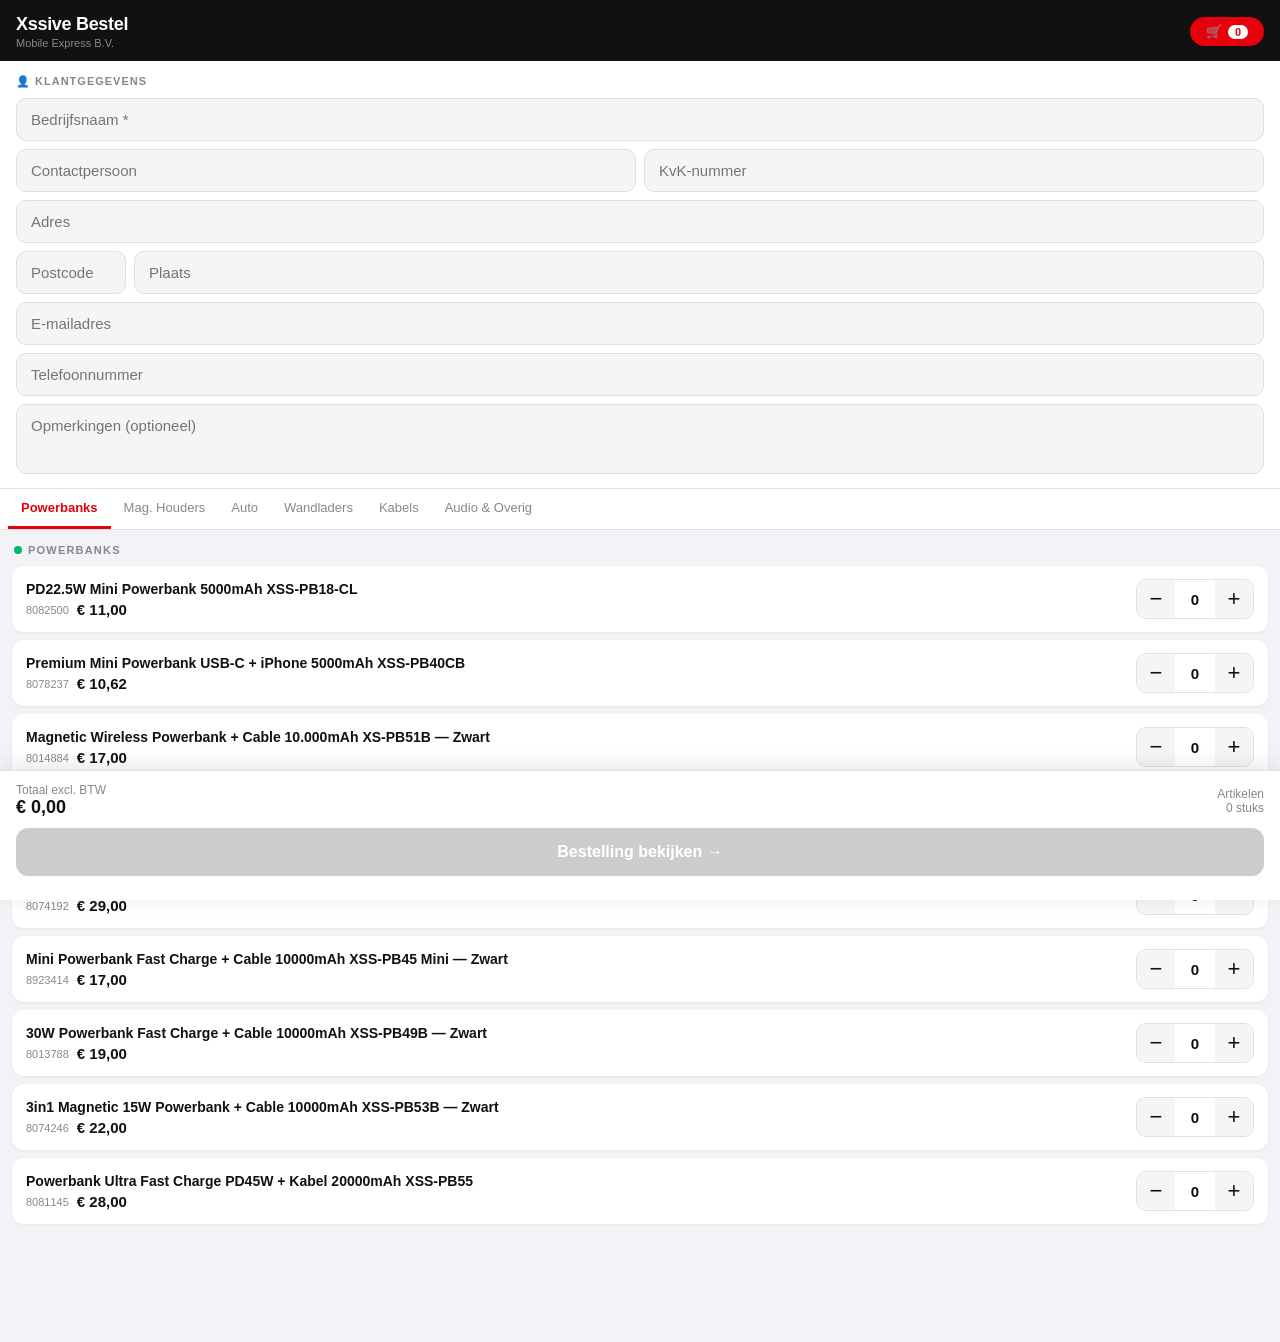
<file: xssive.html>
<!DOCTYPE html>
<html lang="nl">
<head>
<meta charset="UTF-8">
<meta name="viewport" content="width=device-width, initial-scale=1.0, maximum-scale=1.0">
<meta name="apple-mobile-web-app-capable" content="yes">
<meta name="apple-mobile-web-app-status-bar-style" content="black-translucent">
<meta name="apple-mobile-web-app-title" content="Xssive Bestel">
<title>Xssive Bestelformulier — Mobile Express B.V.</title>
<style>
*,*::before,*::after{box-sizing:border-box;margin:0;padding:0}
:root{
  --primary:#111;--accent:#E5000A;
  --bg:#f2f2f7;--card:#fff;--border:#e0e0e0;
  --text:#111;--muted:#888;--input:#f5f5f5;
}
body{font-family:-apple-system,BlinkMacSystemFont,'Inter',sans-serif;background:var(--bg);color:var(--text);font-size:15px;padding-bottom:110px}

/* HEADER */
.hdr{background:var(--primary);color:#fff;padding:14px 16px 12px;position:sticky;top:0;z-index:100;display:flex;align-items:center;justify-content:space-between}
.hdr-title{font-size:18px;font-weight:700;letter-spacing:-.3px}
.hdr-sub{font-size:11px;color:#888;margin-top:2px}
.cart-pill{background:var(--accent);color:#fff;border:none;border-radius:20px;padding:7px 16px;font-size:13px;font-weight:700;cursor:pointer;display:flex;align-items:center;gap:6px;font-family:inherit;-webkit-tap-highlight-color:transparent}
.cart-num{background:#fff;color:var(--accent);border-radius:10px;padding:1px 7px;font-size:11px;font-weight:700}

/* TABS */
.tabs{display:flex;overflow-x:auto;background:#fff;border-bottom:1px solid var(--border);padding:0 8px;-webkit-overflow-scrolling:touch;scrollbar-width:none}
.tabs::-webkit-scrollbar{display:none}
.tab{border:none;background:none;border-bottom:3px solid transparent;padding:11px 13px;font-size:13px;font-weight:500;color:var(--muted);cursor:pointer;white-space:nowrap;font-family:inherit;flex-shrink:0;-webkit-tap-highlight-color:transparent}
.tab.active{color:var(--accent);border-bottom-color:var(--accent);font-weight:700}

/* SECTION */
.section{padding:14px 12px 0}
.sec-title{font-size:11px;font-weight:700;text-transform:uppercase;letter-spacing:1.2px;color:var(--muted);margin-bottom:10px;padding-left:2px;display:flex;align-items:center;gap:6px}
.sec-dot{width:8px;height:8px;border-radius:50%;display:inline-block;flex-shrink:0}

/* PRODUCT CARD */
.prod-card{background:#fff;border-radius:12px;margin-bottom:8px;padding:13px 14px;display:flex;align-items:center;gap:12px;box-shadow:0 1px 3px rgba(0,0,0,.06)}
.prod-info{flex:1;min-width:0}
.prod-name{font-size:14px;font-weight:600;line-height:1.35;margin-bottom:3px}
.prod-meta{display:flex;gap:8px;align-items:center;flex-wrap:wrap}
.prod-sku{font-size:11px;color:var(--muted)}
.prod-price{font-size:15px;font-weight:700;color:var(--text)}

/* QTY */
.qty-wrap{display:flex;align-items:center;border:1.5px solid var(--border);border-radius:10px;overflow:hidden;flex-shrink:0}
.qty-btn{width:38px;height:38px;border:none;background:var(--input);font-size:22px;cursor:pointer;color:var(--text);display:flex;align-items:center;justify-content:center;font-family:inherit;-webkit-tap-highlight-color:transparent;line-height:1}
.qty-btn:active{background:#ddd}
.qty-num{width:40px;height:38px;border:none;text-align:center;font-size:15px;font-weight:700;font-family:inherit;background:#fff;color:var(--text);outline:none;-moz-appearance:textfield}
.qty-num::-webkit-outer-spin-button,.qty-num::-webkit-inner-spin-button{-webkit-appearance:none}
.qty-num.has-qty{color:var(--accent)}

/* BOTTOM BAR */
.bottom-bar{position:fixed;bottom:0;left:0;right:0;background:#fff;border-top:1px solid var(--border);padding:12px 16px 24px;z-index:100;box-shadow:0 -4px 20px rgba(0,0,0,.1)}
.bottom-totals{display:flex;justify-content:space-between;align-items:center;margin-bottom:10px}
.bottom-lbl{font-size:12px;color:var(--muted)}
.bottom-amt{font-size:18px;font-weight:700}
.bottom-items{font-size:12px;color:var(--muted)}
.btn-main{width:100%;background:var(--accent);color:#fff;border:none;border-radius:12px;padding:15px;font-size:16px;font-weight:700;cursor:pointer;font-family:inherit;-webkit-tap-highlight-color:transparent}
.btn-main:active{background:#c0000a}
.btn-main:disabled{background:#ccc;cursor:not-allowed}

/* MODAL */
.modal{display:none;position:fixed;inset:0;background:rgba(0,0,0,.55);z-index:200;align-items:flex-end}
.modal.show{display:flex}
.modal-box{background:#fff;border-radius:22px 22px 0 0;width:100%;max-height:92vh;overflow-y:auto;padding:0 0 40px}
.modal-drag{padding:12px 0 0;display:flex;justify-content:center}
.modal-drag span{width:36px;height:4px;background:#ddd;border-radius:2px;display:block}
.modal-head{padding:4px 20px 16px;border-bottom:1px solid #f0f0f0}
.modal-head h2{font-size:18px;font-weight:700}
.modal-head p{font-size:12px;color:var(--muted);margin-top:2px}

/* ORDER LINES */
.order-lines{padding:12px 20px}
.order-line{display:flex;justify-content:space-between;align-items:flex-start;padding:9px 0;border-bottom:1px solid #f5f5f5;gap:8px}
.order-line:last-child{border-bottom:none}
.ol-name{font-size:13px;line-height:1.4;flex:1}
.ol-qty{font-size:12px;color:var(--muted);white-space:nowrap}
.ol-price{font-size:14px;font-weight:700;white-space:nowrap}

/* TOTALS */
.totals-box{margin:0 20px;background:#f8f8f8;border-radius:12px;padding:14px 16px}
.tot-row{display:flex;justify-content:space-between;font-size:14px;margin-bottom:6px}
.tot-row:last-child{margin:0;font-weight:700;font-size:16px;padding-top:10px;border-top:1px solid #e8e8e8;margin-top:4px}
.tot-row .lbl{color:var(--muted)}
.tot-row:last-child .lbl{color:var(--text)}

/* KLANT FORM */
.form-section{padding:16px 20px 0}
.form-section h3{font-size:12px;font-weight:700;text-transform:uppercase;letter-spacing:1px;color:var(--muted);margin-bottom:12px}
.form-group{margin-bottom:10px}
.form-lbl{display:block;font-size:11px;font-weight:700;text-transform:uppercase;letter-spacing:.5px;color:var(--muted);margin-bottom:4px}
.form-inp{width:100%;border:1.5px solid var(--border);border-radius:10px;padding:12px 14px;font-size:15px;font-family:inherit;outline:none;background:var(--input);color:var(--text)}
.form-inp:focus{border-color:var(--accent);background:#fff}
textarea.form-inp{resize:none;min-height:70px}
.form-row{display:flex;gap:8px}
.form-row .form-group{flex:1}

/* ACTION BUTTONS */
.action-btns{padding:14px 20px 0;display:flex;gap:8px}
.btn-action{flex:1;background:var(--input);border:1.5px solid var(--border);border-radius:12px;padding:14px 8px;font-size:14px;font-weight:600;cursor:pointer;font-family:inherit;color:var(--text);text-align:center;-webkit-tap-highlight-color:transparent}
.btn-action:active{background:#e0e0e0}
.btn-reset{margin:10px 20px 0;width:calc(100% - 40px);background:none;border:1.5px solid #ffd0d0;border-radius:12px;padding:12px;font-size:14px;font-weight:600;color:var(--accent);cursor:pointer;font-family:inherit;-webkit-tap-highlight-color:transparent}

/* EMPTY */
.empty-state{text-align:center;padding:60px 20px;color:var(--muted)}
.empty-icon{font-size:52px;margin-bottom:12px}
.empty-txt{font-size:14px;line-height:1.6}
</style>
</head>
<body>

<header class="hdr">
  <div>
    <div class="hdr-title">Xssive Bestel</div>
    <div class="hdr-sub">Mobile Express B.V.</div>
  </div>
  <button class="cart-pill" onclick="openModal()">
    🛒 <span class="cart-num" id="cartNum">0</span>
  </button>
</header>

<!-- KLANTGEGEVENS BOVENAAN -->
<div style="background:#fff;border-bottom:1px solid var(--border);padding:14px 16px">
  <div style="font-size:11px;font-weight:700;text-transform:uppercase;letter-spacing:1px;color:var(--muted);margin-bottom:10px">👤 Klantgegevens</div>
  <div style="display:flex;flex-direction:column;gap:8px">
    <input class="form-inp" id="fBedrijf" type="text" placeholder="Bedrijfsnaam *" autocomplete="organization">
    <div style="display:flex;gap:8px">
      <input class="form-inp" id="fContact" type="text" placeholder="Contactpersoon" style="flex:1">
      <input class="form-inp" id="fKvk" type="text" placeholder="KvK-nummer" inputmode="numeric" style="flex:1">
    </div>
    <input class="form-inp" id="fAdres" type="text" placeholder="Adres" autocomplete="street-address">
    <div style="display:flex;gap:8px">
      <input class="form-inp" id="fPostcode" type="text" placeholder="Postcode" style="flex:0 0 110px">
      <input class="form-inp" id="fPlaats" type="text" placeholder="Plaats" style="flex:1">
    </div>
    <input class="form-inp" id="fEmail" type="email" placeholder="E-mailadres" inputmode="email">
    <input class="form-inp" id="fTel" type="tel" placeholder="Telefoonnummer" inputmode="tel">
    <textarea class="form-inp" id="fOpmerking" rows="2" placeholder="Opmerkingen (optioneel)"></textarea>
  </div>
</div>

<div class="tabs" id="tabsBar">
  <button class="tab active" onclick="showCat('powerbanks',this)">Powerbanks</button>
  <button class="tab" onclick="showCat('mag',this)">Mag. Houders</button>
  <button class="tab" onclick="showCat('car',this)">Auto</button>
  <button class="tab" onclick="showCat('wand',this)">Wandladers</button>
  <button class="tab" onclick="showCat('kabels',this)">Kabels</button>
  <button class="tab" onclick="showCat('audio',this)">Audio & Overig</button>
</div>

<div id="productsArea"></div>

<div class="bottom-bar">
  <div class="bottom-totals">
    <div>
      <div class="bottom-lbl">Totaal excl. BTW</div>
      <div class="bottom-amt" id="btmTotal">€ 0,00</div>
    </div>
    <div style="text-align:right">
      <div class="bottom-lbl">Artikelen</div>
      <div class="bottom-items" id="btmItems">0 stuks</div>
    </div>
  </div>
  <button class="btn-main" id="btnBekijk" onclick="openModal()" disabled>Bestelling bekijken →</button>
</div>

<!-- MODAL -->
<div class="modal" id="modal" onclick="bgClose(event)">
  <div class="modal-box" id="modalBox">
    <div class="modal-drag"><span></span></div>
    <div class="modal-head">
      <h2>Bestelling</h2>
      <p id="modalSub">Mobile Express B.V.</p>
    </div>

    <div class="order-lines" id="orderLines"></div>

    <div class="totals-box" id="totalsBox"></div>

    <div class="action-btns">
      <button class="btn-action" onclick="mailBestelling()">✉️ Mail naar mij</button>
      <button class="btn-action" onclick="printBestelling()">🖨️ PDF / Print</button>
    </div>
    <button class="btn-reset" onclick="resetAll()">🗑️ Wis alles &amp; begin opnieuw</button>
  </div>
</div>

<script>
const CATS = {
  powerbanks:{label:'Powerbanks',color:'#00b86b',items:[
    {id:'pb1',name:'PD22.5W Mini Powerbank 5000mAh XSS-PB18-CL',sku:'8082500',price:11.00},
    {id:'pb2',name:'Premium Mini Powerbank USB-C + iPhone 5000mAh XSS-PB40CB',sku:'8078237',price:10.62},
    {id:'pb3',name:'Magnetic Wireless Powerbank + Cable 10.000mAh XS-PB51B — Zwart',sku:'8014884',price:17.00},
    {id:'pb4',name:'15W Magnetic Wireless Powerbank XSS-PB28NW — Wit',sku:'8043655',price:16.00},
    {id:'pb5',name:'Qi2 Magnetic Wireless Powerbank + Cable 10.000mAh XS-PB43NW — Wit',sku:'8074192',price:29.00},
    {id:'pb6',name:'Mini Powerbank Fast Charge + Cable 10000mAh XSS-PB45 Mini — Zwart',sku:'8923414',price:17.00},
    {id:'pb7',name:'30W Powerbank Fast Charge + Cable 10000mAh XSS-PB49B — Zwart',sku:'8013788',price:19.00},
    {id:'pb8',name:'3in1 Magnetic 15W Powerbank + Cable 10000mAh XSS-PB53B — Zwart',sku:'8074246',price:22.00},
    {id:'pb9',name:'Powerbank Ultra Fast Charge PD45W + Kabel 20000mAh XSS-PB55',sku:'8081145',price:28.00},
  ]},
  mag:{label:'Magnetische Autohouders',color:'#4f8ef7',items:[
    {id:'m1',name:'Magnetic Car Phone Holder XSS-CHMS6',sku:'8790146',price:7.00},
    {id:'m2',name:'Dashboard Magnetic Car Holder XSS-CHMS2',sku:'8711820',price:6.50},
    {id:'m3',name:'Magnetic Air Vent Car Holder XSS-CH102N',sku:'8712919',price:5.00},
    {id:'m4',name:'Magnetic Air Vent Car Holder XSS-CH102N2',sku:'8071061',price:5.00},
    {id:'m5',name:'Magnetic Car Phone Holder XSS-CHMS5GR — Groen',sku:'8007961',price:5.00},
    {id:'m6',name:'Qi2 25W Magnetic Wireless Car Charger Holder XSS-CH130',sku:'8046359',price:20.00},
  ]},
  car:{label:'Autohouders & Autoladers',color:'#f7a14f',items:[
    {id:'c1',name:'Air Vent Car Phone Holder XSS-CH132',sku:'8919592',price:6.00},
    {id:'c2',name:'Vacuum Cup Car Holder XSS-CH134',sku:'8013399',price:7.00},
    {id:'c3',name:'Car Holder Suction Cup + Windshield XSS-CH105',sku:'8013306',price:7.00},
    {id:'c4',name:'PD 60W Fast Car Charger with Spring Cable XSS-CC48 2IN1',sku:'8015973',price:10.00},
    {id:'c5',name:'30W PD Mini Fast Car Charger XSS-CC43N',sku:'8015935',price:5.50},
    {id:'c6',name:'60W PD Fast Car Charger + C-C Cable XSS-CC40N CC',sku:'8015966',price:7.00},
    {id:'c7',name:'60W Fast Car Charger + Type-C to 8 Pin Cable XSS-CC40N CL',sku:'8015959',price:7.00},
  ]},
  wand:{label:'Wandladers',color:'#a14ff7',items:[
    {id:'w1',name:'PD 20W Quick Charger + C-iPhone XSS-AC65NB CL — Zwart',sku:'8038545',price:7.00},
    {id:'w2',name:'PD 20W Quick Charger + C-C Kabel XSS-AC65NW CC — Wit',sku:'8041514',price:7.00},
    {id:'w3',name:'PD 20W/QC18W Dual Port Wall Charger XSS-AC64NB — Zwart',sku:'8913910',price:6.00},
    {id:'w4',name:'PD 20W/QC18W Dual Port Wall Charger XSS-AC64NW — Wit',sku:'8046595',price:6.00},
    {id:'w5',name:'20W PD Quick Home Charger XSS-AC65PD — Zwart',sku:'8920383',price:5.00},
    {id:'w6',name:'20W PD Quick Home Charger XSS-AC65NW — Wit',sku:'8072211',price:5.00},
    {id:'w7',name:'25W PD3.0 Super Fast Charger XSS-AC66NB — Zwart',sku:'8004939',price:5.50},
    {id:'w8',name:'PD 20W Quick Charger + C-C Kabel XSS-AC65NB CC — Zwart',sku:'8912937',price:7.00},
    {id:'w9',name:'PD 20W Quick Charger + C-iPhone XSS-AC65NW CL — Wit',sku:'8038545',price:7.00},
    {id:'w10',name:'25W PD3.0 Super Fast Charger XSS-AC66NW — Wit',sku:'8913903',price:5.50},
  ]},
  kabels:{label:'Kabels',color:'#c8a800',items:[
    {id:'k1',name:'Braided USB-C to 8-Pin Cable 1m — Wit',sku:'8933949',price:3.00},
    {id:'k2',name:'Braided USB-C to USB-C Cable 1m — Zwart',sku:'8936667',price:3.00},
    {id:'k3',name:'Braided USB-C to 8-Pin Cable 1m — Zwart',sku:'8937428',price:3.00},
    {id:'k4',name:'Braided USB-A to USB-C Cable 1m — Wit',sku:'8929324',price:3.00},
    {id:'k5',name:'Braided USB-A to 8-Pin Cable 1m — Wit',sku:'8929423',price:3.00},
    {id:'k6',name:'Braided USB-A to USB-C Cable 1m — Zwart',sku:'8934113',price:3.00},
    {id:'k7',name:'Braided USB-A to 8-Pin Cable 1m — Zwart',sku:'8934342',price:3.00},
    {id:'k8',name:'Braided USB-C to USB-C Cable 1m — Wit',sku:'8933864',price:3.00},
  ]},
  audio:{label:'Audio & Overig',color:'#f74fa1',items:[
    {id:'a1',name:'Wireless Earbuds XSS-TWS11 — Wit',sku:'8013160',price:28.00},
    {id:'a2',name:'Wireless Earbuds XSS-TWS8 — Wit',sku:'8940121',price:21.00},
    {id:'a3',name:'Wireless Earbuds with ENC+Display XSS-TWS19W — Wit',sku:'8050967',price:13.50},
    {id:'a4',name:'TWS Open Ear Clip XSS-CLIP-B — Zwart',sku:'8055498',price:20.00},
    {id:'a5',name:'Stereo Headphones Type-C XSS-EP18W — Wit',sku:'8015430',price:5.50},
    {id:'a6',name:'Stereo Headphones Type-C XSS-EP18B — Zwart',sku:'8012644',price:5.50},
    {id:'a7',name:'Stereo Earphones for iPhone XSS-EP24 — Wit',sku:'8035605',price:7.00},
    {id:'a8',name:'Smart Finder Tag XSS-TAG',sku:'8922691',price:8.00},
    {id:'a9',name:'7in1 USB Hub to USB-C XSS-HUB16',sku:'8014860',price:15.00},
  ]}
};

const qty={};
let activeCat='powerbanks';

function fmt(n){return '€\u00a0'+n.toFixed(2).replace('.',',');}

function renderCat(k){
  const cat=CATS[k];
  let h=`<div class="section" id="sec-${k}">`;
  h+=`<div class="sec-title"><span class="sec-dot" style="background:${cat.color}"></span>${cat.label}</div>`;
  cat.items.forEach(p=>{
    const q=qty[p.id]||0;
    h+=`<div class="prod-card">
      <div class="prod-info">
        <div class="prod-name">${p.name}</div>
        <div class="prod-meta">
          <span class="prod-sku">${p.sku}</span>
          <span class="prod-price">${fmt(p.price)}</span>
        </div>
      </div>
      <div class="qty-wrap">
        <button class="qty-btn" onclick="adj('${p.id}',-1)">−</button>
        <input class="qty-num${q>0?' has-qty':''}" id="q-${p.id}" type="number" min="0" value="${q}" onchange="setQ('${p.id}',this.value)" inputmode="numeric">
        <button class="qty-btn" onclick="adj('${p.id}',1)">+</button>
      </div>
    </div>`;
  });
  h+='</div>';
  return h;
}

function renderAll(){
  document.getElementById('productsArea').innerHTML=Object.keys(CATS).map(renderCat).join('');
  showCatOnly(activeCat);
}

function showCatOnly(k){
  Object.keys(CATS).forEach(c=>{
    const el=document.getElementById('sec-'+c);
    if(el) el.style.display=c===k?'block':'none';
  });
}

function showCat(k,btn){
  activeCat=k;
  showCatOnly(k);
  document.querySelectorAll('.tab').forEach(t=>t.classList.remove('active'));
  btn.classList.add('active');
}

function adj(id,d){
  qty[id]=Math.max(0,(qty[id]||0)+d);
  const el=document.getElementById('q-'+id);
  if(el){el.value=qty[id];el.className='qty-num'+(qty[id]>0?' has-qty':'');}
  updateBottom();
}

function setQ(id,v){
  qty[id]=Math.max(0,parseInt(v)||0);
  const el=document.getElementById('q-'+id);
  if(el) el.className='qty-num'+(qty[id]>0?' has-qty':'');
  updateBottom();
}

function getLines(){
  const lines=[];
  Object.keys(CATS).forEach(k=>CATS[k].items.forEach(p=>{
    const q=qty[p.id]||0;
    if(q>0) lines.push({...p,q,tot:q*p.price});
  }));
  return lines;
}

function updateBottom(){
  const lines=getLines();
  const total=lines.reduce((s,l)=>s+l.tot,0);
  const stuks=lines.reduce((s,l)=>s+l.q,0);
  document.getElementById('btmTotal').textContent=fmt(total);
  document.getElementById('btmItems').textContent=stuks+' stuk'+(stuks!==1?'s':'');
  document.getElementById('cartNum').textContent=stuks;
  document.getElementById('btnBekijk').disabled=lines.length===0;
}

function openModal(){
  const lines=getLines();
  if(!lines.length) return;
  const total=lines.reduce((s,l)=>s+l.tot,0);
  const btw=total*0.21;
  const datum=new Date().toLocaleDateString('nl-NL');

  document.getElementById('orderLines').innerHTML=lines.map(l=>`
    <div class="order-line">
      <div>
        <div class="ol-name">${l.name}</div>
        <div class="ol-qty">${l.q} × ${fmt(l.price)}</div>
      </div>
      <div class="ol-price">${fmt(l.tot)}</div>
    </div>`).join('');

  document.getElementById('totalsBox').innerHTML=`
    <div class="tot-row"><span class="lbl">Subtotaal excl. BTW</span><span>${fmt(total)}</span></div>
    <div class="tot-row"><span class="lbl">BTW 21%</span><span>${fmt(btw)}</span></div>
    <div class="tot-row"><span class="lbl">Totaal incl. BTW</span><span>${fmt(total+btw)}</span></div>`;

  document.getElementById('modalSub').textContent='Mobile Express B.V. — '+datum;
  document.getElementById('modal').classList.add('show');
}

function bgClose(e){
  if(e.target===document.getElementById('modal'))
    document.getElementById('modal').classList.remove('show');
}

function getFormData(){
  return {
    bedrijf: document.getElementById('fBedrijf').value.trim()||'—',
    contact: document.getElementById('fContact').value.trim()||'—',
    kvk:     document.getElementById('fKvk').value.trim()||'—',
    adres:   document.getElementById('fAdres').value.trim()||'—',
    postcode:document.getElementById('fPostcode').value.trim()||'—',
    plaats:  document.getElementById('fPlaats').value.trim()||'—',
    email:   document.getElementById('fEmail').value.trim()||'—',
    tel:     document.getElementById('fTel').value.trim()||'—',
    opmerking:document.getElementById('fOpmerking').value.trim(),
  };
}

function mailBestelling(){
  const lines=getLines();
  const f=getFormData();
  const total=lines.reduce((s,l)=>s+l.tot,0);
  const btw=total*0.21;
  const datum=new Date().toLocaleDateString('nl-NL');
  const subj=encodeURIComponent(`Xssive bestelling — ${f.bedrijf} — ${datum}`);
  let body=`XSSIVE BESTELFORMULIER — Mobile Express B.V.\n${'─'.repeat(46)}\n`;
  body+=`Datum:        ${datum}\n`;
  body+=`Bedrijf:      ${f.bedrijf}\n`;
  body+=`Contactpersoon: ${f.contact}\n`;
  body+=`KvK-nummer:   ${f.kvk}\n`;
  body+=`Adres:        ${f.adres}, ${f.postcode} ${f.plaats}\n`;
  body+=`E-mail:       ${f.email}\n`;
  body+=`Telefoon:     ${f.tel}\n\n`;
  body+=`BESTELDE ARTIKELEN:\n${'─'.repeat(46)}\n`;
  lines.forEach(l=>{body+=`${l.q}× ${l.name}\n   Art.nr. ${l.sku} | ${fmt(l.price)} p.st. = ${fmt(l.tot)}\n`;});
  body+=`${'─'.repeat(46)}\n`;
  body+=`Subtotaal excl. BTW: ${fmt(total)}\n`;
  body+=`BTW 21%:             ${fmt(btw)}\n`;
  body+=`Totaal incl. BTW:    ${fmt(total+btw)}\n`;
  if(f.opmerking) body+=`\nOpmerkingen: ${f.opmerking}\n`;
  window.location.href=`mailto:zirevaan@mobile-express.nl?subject=${subj}&body=${encodeURIComponent(body)}`;
}

function printBestelling(){
  const lines=getLines();
  const f=getFormData();
  const total=lines.reduce((s,l)=>s+l.tot,0);
  const btw=total*0.21;
  const datum=new Date().toLocaleDateString('nl-NL');
  const rows=lines.map(l=>`<tr><td>${l.q}×</td><td>${l.name}<br><small style="color:#888">${l.sku}</small></td><td style="text-align:right;white-space:nowrap">${fmt(l.price)}</td><td style="text-align:right;font-weight:700;white-space:nowrap">${fmt(l.tot)}</td></tr>`).join('');
  const w=window.open('','_blank');
  w.document.write(`<!DOCTYPE html><html><head><meta charset="UTF-8">
  <title>Xssive bestelling — ${f.bedrijf}</title>
  <style>
    body{font-family:-apple-system,Arial,sans-serif;font-size:13px;color:#111;padding:28px;max-width:720px;margin:0 auto}
    .logo{font-size:22px;font-weight:900;letter-spacing:-.5px;margin-bottom:4px}
    .logo span{color:#E5000A}
    .sub{color:#888;font-size:12px;margin-bottom:20px}
    .grid{display:grid;grid-template-columns:1fr 1fr;gap:6px 16px;background:#f8f8f8;padding:14px;border-radius:8px;margin-bottom:20px}
    .grid-item label{font-size:10px;text-transform:uppercase;letter-spacing:.5px;color:#888;display:block;margin-bottom:2px}
    .grid-item span{font-size:13px;font-weight:600}
    table{width:100%;border-collapse:collapse;margin-bottom:16px}
    th{background:#111;color:#fff;padding:9px 10px;font-size:11px;text-align:left;text-transform:uppercase;letter-spacing:.5px}
    td{padding:9px 10px;border-bottom:1px solid #f0f0f0;vertical-align:top;font-size:13px}
    tr:nth-child(even) td{background:#fafafa}
    .totals{background:#f8f8f8;border-radius:8px;padding:14px 16px;text-align:right}
    .totals div{margin-bottom:5px;font-size:13px}
    .totals .grand{font-size:17px;font-weight:700;padding-top:8px;border-top:1px solid #e0e0e0;margin-top:4px}
    .footer{margin-top:24px;font-size:11px;color:#aaa;border-top:1px solid #f0f0f0;padding-top:12px}
    @media print{th{-webkit-print-color-adjust:exact;print-color-adjust:exact}}
  </style></head><body>
  <div class="logo">Xssive <span>×</span> Mobile Express</div>
  <div class="sub">Bestelformulier — ${datum}</div>
  <div class="grid">
    <div class="grid-item"><label>Bedrijf</label><span>${f.bedrijf}</span></div>
    <div class="grid-item"><label>Contactpersoon</label><span>${f.contact}</span></div>
    <div class="grid-item"><label>KvK-nummer</label><span>${f.kvk}</span></div>
    <div class="grid-item"><label>Telefoon</label><span>${f.tel}</span></div>
    <div class="grid-item"><label>Adres</label><span>${f.adres}</span></div>
    <div class="grid-item"><label>Postcode & Plaats</label><span>${f.postcode} ${f.plaats}</span></div>
    <div class="grid-item"><label>E-mailadres</label><span>${f.email}</span></div>
    ${f.opmerking?`<div class="grid-item" style="grid-column:1/-1"><label>Opmerkingen</label><span>${f.opmerking}</span></div>`:''}
  </div>
  <table>
    <thead><tr><th>#</th><th>Product</th><th style="text-align:right">Prijs</th><th style="text-align:right">Totaal</th></tr></thead>
    <tbody>${rows}</tbody>
  </table>
  <div class="totals">
    <div>Subtotaal excl. BTW: <strong>${fmt(total)}</strong></div>
    <div>BTW 21%: <strong>${fmt(btw)}</strong></div>
    <div class="grand">Totaal incl. BTW: ${fmt(total+btw)}</div>
  </div>
  <div class="footer">Mobile Express B.V. · De Entree 201, 1101HG Amsterdam · KvK 91946514 · BTW NL865826882B01 · inkoop@mobile-express.nl</div>
  <script>window.onload=()=>window.print()<\/script>
  </body></html>`);
  w.document.close();
}

function resetAll(){
  Object.keys(qty).forEach(k=>qty[k]=0);
  ['fBedrijf','fContact','fKvk','fAdres','fPostcode','fPlaats','fEmail','fTel','fOpmerking'].forEach(id=>{
    const el=document.getElementById(id);
    if(el) el.value='';
  });
  renderAll();
  updateBottom();
  document.getElementById('modal').classList.remove('show');
}

renderAll();
updateBottom();
</script>
</body>
</html>
</file>
<file: admin/css/admin.css>
/* GRABNGO Admin — beheeromgeving Mobile Express B.V. */
@import url('/app/css/app.css');

body{background:#f2f2f4}
.admin{display:flex;min-height:100vh}
.sidebar{
  width:236px;flex:none;background:var(--gng-black);color:#fff;position:sticky;top:0;height:100vh;
  display:flex;flex-direction:column;overflow-y:auto;
}
.sidebar__brand{padding:20px 18px 16px;border-bottom:1px solid #222}
.sidebar__brand img{height:20px}
.sidebar__brand span{display:block;font-size:9.5px;letter-spacing:2.4px;text-transform:uppercase;color:#8d8d96;margin-top:6px}
.sidebar__nav{padding:10px 10px 20px;display:flex;flex-direction:column;gap:1px}
.sidebar__link{
  display:flex;align-items:center;gap:10px;padding:10px 12px;border-radius:var(--r-sm);
  color:#c5c5cd;font-size:13.5px;font-weight:600;cursor:pointer;background:none;border:none;text-align:left;width:100%;
}
.sidebar__link:hover{background:#1a1a1e;color:#fff}
.sidebar__link.is-active{background:var(--gng-red);color:#fff}
.sidebar__group{font-size:10px;letter-spacing:1.6px;text-transform:uppercase;color:#6e6e78;padding:16px 12px 6px;font-weight:700}
.sidebar__foot{margin-top:auto;padding:14px 16px;border-top:1px solid #222;font-size:11.5px;color:#8d8d96}

.content{flex:1;min-width:0;padding:24px 28px 60px;max-width:1400px}
.topbar{display:flex;align-items:center;justify-content:space-between;gap:16px;margin-bottom:22px;flex-wrap:wrap}
.topbar h1{font-size:22px}
.topbar p{font-size:13px;color:var(--text-muted);margin-top:3px}

.kpis{display:grid;grid-template-columns:repeat(auto-fill,minmax(190px,1fr));gap:14px;margin-bottom:22px}
.kpi{background:#fff;border:1px solid var(--border);border-radius:var(--r-lg);padding:16px 18px}
.kpi__label{font-size:11.5px;text-transform:uppercase;letter-spacing:1.1px;color:var(--text-soft);font-weight:700}
.kpi__value{font-size:26px;font-weight:800;letter-spacing:-.02em;margin-top:6px}
.kpi__sub{font-size:12px;color:var(--text-muted);margin-top:2px}

.panel{background:#fff;border:1px solid var(--border);border-radius:var(--r-lg);overflow:hidden;margin-bottom:20px}
.panel__head{padding:15px 18px;border-bottom:1px solid var(--border);display:flex;align-items:center;justify-content:space-between;gap:12px;flex-wrap:wrap}
.panel__title{font-size:14.5px;font-weight:700}
.panel__body{padding:18px}
.panel__body--flush{padding:0}

table{width:100%;border-collapse:collapse;font-size:13px}
th{text-align:left;font-size:11px;text-transform:uppercase;letter-spacing:.9px;color:var(--text-soft);padding:10px 14px;background:var(--surface-2);border-bottom:1px solid var(--border);white-space:nowrap}
td{padding:11px 14px;border-bottom:1px solid var(--border);vertical-align:middle}
tr:last-child td{border-bottom:none}
tbody tr:hover{background:#fafafb}
.t-right{text-align:right}
.t-num{font-variant-numeric:tabular-nums}
.table-wrap{overflow-x:auto}
.thumb{width:38px;height:38px;border-radius:var(--r-sm);background:#f2f2f4;object-fit:contain;padding:3px;border:1px solid var(--border)}

.toolbar{display:flex;gap:10px;align-items:center;flex-wrap:wrap}
.toolbar .input,.toolbar .select{width:auto;min-width:180px;padding:9px 12px;font-size:13.5px}
.admin-form{display:grid;grid-template-columns:repeat(auto-fit,minmax(220px,1fr));gap:14px}
.admin-form .field--full{grid-column:1/-1}

.modal-bd{position:fixed;inset:0;background:rgba(10,10,12,.5);z-index:100;display:flex;align-items:center;justify-content:center;padding:20px}
.modal{background:#fff;border-radius:var(--r-lg);max-width:760px;width:100%;max-height:90vh;overflow:auto}
.modal__head{padding:16px 20px;border-bottom:1px solid var(--border);display:flex;justify-content:space-between;align-items:center}
.modal__body{padding:20px}
.modal__foot{padding:14px 20px;border-top:1px solid var(--border);display:flex;gap:10px;justify-content:flex-end;position:sticky;bottom:0;background:#fff}

.login-wrap{min-height:100vh;display:flex;align-items:center;justify-content:center;padding:20px;background:var(--gng-black)}
.login-card{background:#fff;border-radius:var(--r-lg);padding:28px;max-width:400px;width:100%}
.login-card img{height:24px;margin-bottom:20px}

.mobile-nav{display:none}
@media(max-width:900px){
  .admin{flex-direction:column}
  .sidebar{display:none}
  .mobile-nav{display:flex;position:sticky;top:0;z-index:30;background:var(--gng-black);padding:10px 14px;gap:10px;align-items:center;overflow-x:auto}
  .mobile-nav img{height:18px;flex:none}
  .mobile-nav select{background:#1c1c20;color:#fff;border:1px solid #333;border-radius:var(--r-sm);padding:8px 10px;font-size:13px}
  .content{padding:16px 14px 60px}
}
</file>
<file: app/css/app.css>
/* ==========================================================================
   GRABNGO B2B — Design system
   Zwart/wit basis, GRABNGO-rood als accent. Mobile-first.
   Alle stijlwaarden staan als CSS-variabelen zodat knoppen, kaarten, kleuren
   en typografie centraal aanpasbaar zijn (component-based, brief 8.3).
   ========================================================================== */
:root{
  --gng-black:#0d0d0d;
  --gng-ink:#111111;
  --gng-white:#ffffff;
  --gng-red:#ea5757;          /* GRABNGO-accent — definitieve merkkleur TE BEVESTIGEN */
  --gng-red-dark:#d43f3f;
  --gng-red-soft:#fdecec;

  --bg:#f5f5f6;
  --surface:#ffffff;
  --surface-2:#fafafa;
  --border:#e6e6e8;
  --border-strong:#d4d4d8;
  --text:#111114;
  --text-muted:#6b6b73;
  --text-soft:#96969e;

  --ok:#1b7f3b; --ok-bg:#e8f5ec;
  --warn:#8a6100; --warn-bg:#fdf3e0;
  --info:#1f4f8f; --info-bg:#e9f1fb;

  --r-sm:8px; --r-md:12px; --r-lg:16px; --r-xl:22px; --r-pill:999px;
  --sp-1:4px; --sp-2:8px; --sp-3:12px; --sp-4:16px; --sp-5:20px; --sp-6:24px; --sp-8:32px; --sp-10:40px;
  --shadow-sm:0 1px 2px rgba(16,16,20,.06);
  --shadow-md:0 4px 16px rgba(16,16,20,.08);
  --shadow-lg:0 12px 32px rgba(16,16,20,.14);

  --font:-apple-system,BlinkMacSystemFont,'Segoe UI',Roboto,'Helvetica Neue',Arial,sans-serif;
  --nav-h:64px;
  --header-h:56px;
  --maxw:720px;
}
*,*::before,*::after{box-sizing:border-box}
html,body{margin:0;padding:0}
html{-webkit-text-size-adjust:100%}
body{
  font-family:var(--font);background:var(--bg);color:var(--text);
  font-size:15px;line-height:1.5;-webkit-font-smoothing:antialiased;
  overscroll-behavior-y:none;
}
img{max-width:100%;display:block}
button,input,select,textarea{font:inherit;color:inherit}
a{color:inherit;text-decoration:none}
h1,h2,h3,h4{margin:0;font-weight:700;letter-spacing:-.01em}
h1{font-size:24px} h2{font-size:19px} h3{font-size:16px}
p{margin:0}
.sr-only{position:absolute;width:1px;height:1px;padding:0;margin:-1px;overflow:hidden;clip:rect(0,0,0,0);white-space:nowrap;border:0}

/* ---------- Layout ---------- */
#app{min-height:100vh;min-height:100dvh;display:flex;flex-direction:column}
.screen{flex:1;width:100%;max-width:var(--maxw);margin:0 auto;padding:var(--sp-4) var(--sp-4) calc(var(--nav-h) + 32px);}
.screen--flush{padding-left:0;padding-right:0}
.screen--plain{padding-bottom:var(--sp-8)}
.stack{display:flex;flex-direction:column;gap:var(--sp-4)}
.stack-sm{display:flex;flex-direction:column;gap:var(--sp-2)}
.row{display:flex;align-items:center;gap:var(--sp-3)}
.row-between{display:flex;align-items:center;justify-content:space-between;gap:var(--sp-3)}
.grow{flex:1;min-width:0}
.center{text-align:center}

/* ---------- App header ---------- */
.appbar{
  position:sticky;top:0;z-index:40;background:var(--gng-black);color:#fff;
  padding:calc(env(safe-area-inset-top,0px) + 10px) var(--sp-4) 10px;
  display:flex;align-items:center;gap:var(--sp-3);min-height:var(--header-h);
}
.appbar__logo{height:22px;width:auto}
.appbar__title{font-size:16px;font-weight:700;letter-spacing:-.01em}
.appbar__sub{font-size:10px;letter-spacing:2.2px;text-transform:uppercase;color:#b8b8bf;margin-top:2px}
.appbar__spacer{flex:1}
.appbar__btn{
  background:transparent;border:1px solid rgba(255,255,255,.28);color:#fff;border-radius:var(--r-pill);
  padding:7px 12px;font-size:12.5px;cursor:pointer;display:inline-flex;align-items:center;gap:6px;
}
.appbar__btn:active{background:rgba(255,255,255,.12)}
.appbar__back{background:none;border:none;color:#fff;padding:6px;margin-left:-6px;cursor:pointer;display:flex}

/* ---------- Bottom navigation ---------- */
.bottomnav{
  position:fixed;left:0;right:0;bottom:0;z-index:50;background:var(--surface);
  border-top:1px solid var(--border);display:flex;
  padding-bottom:env(safe-area-inset-bottom,0px);
  box-shadow:0 -2px 14px rgba(16,16,20,.05);
}
.bottomnav__item{
  flex:1;background:none;border:none;cursor:pointer;padding:9px 2px 8px;
  display:flex;flex-direction:column;align-items:center;gap:3px;
  color:var(--text-soft);font-size:10.5px;font-weight:600;letter-spacing:.2px;position:relative;
}
.bottomnav__item svg{width:22px;height:22px}
.bottomnav__item.is-active{color:var(--gng-black)}
.bottomnav__item.is-active::before{
  content:'';position:absolute;top:0;left:50%;transform:translateX(-50%);
  width:26px;height:3px;border-radius:0 0 3px 3px;background:var(--gng-red);
}
.badge{
  position:absolute;top:4px;right:calc(50% - 22px);background:var(--gng-red);color:#fff;
  min-width:18px;height:18px;border-radius:var(--r-pill);font-size:10.5px;font-weight:700;
  display:flex;align-items:center;justify-content:center;padding:0 5px;
}

/* ---------- Cards ---------- */
.card{background:var(--surface);border:1px solid var(--border);border-radius:var(--r-lg);padding:var(--sp-4)}
.card--flat{box-shadow:none}
.card--pad-0{padding:0;overflow:hidden}
.card__head{display:flex;align-items:center;justify-content:space-between;gap:var(--sp-3);margin-bottom:var(--sp-3)}
.card__title{font-size:15px;font-weight:700}
.section-title{font-size:13px;font-weight:700;text-transform:uppercase;letter-spacing:1.4px;color:var(--text-muted)}
.divider{height:1px;background:var(--border);margin:var(--sp-4) 0}

/* ---------- Buttons ---------- */
.btn{
  appearance:none;border:1px solid transparent;border-radius:var(--r-md);
  padding:13px 18px;font-size:14.5px;font-weight:700;cursor:pointer;
  display:inline-flex;align-items:center;justify-content:center;gap:8px;
  transition:background .14s,border-color .14s,opacity .14s;width:auto;
}
.btn:disabled{opacity:.5;cursor:not-allowed}
.btn--block{width:100%}
.btn--primary{background:var(--gng-red);color:#fff}
.btn--primary:active{background:var(--gng-red-dark)}
.btn--dark{background:var(--gng-black);color:#fff}
.btn--dark:active{background:#2a2a2e}
.btn--outline{background:var(--surface);border-color:var(--border-strong);color:var(--text)}
.btn--outline:active{background:var(--surface-2)}
.btn--ghost{background:transparent;color:var(--text-muted);padding:10px 12px}
.btn--sm{padding:9px 14px;font-size:13px;border-radius:var(--r-sm)}
.btn--danger{background:var(--surface);border-color:#e7c2c2;color:#b03030}

/* ---------- Forms ---------- */
.field{display:flex;flex-direction:column;gap:6px}
.field__label{font-size:12.5px;font-weight:600;color:var(--text-muted)}
.field__hint{font-size:12px;color:var(--text-soft)}
.field__error{font-size:12.5px;color:#b03030;font-weight:600}
.input,.select,.textarea{
  width:100%;background:var(--surface);border:1px solid var(--border-strong);border-radius:var(--r-md);
  padding:12px 14px;font-size:15px;outline:none;transition:border-color .14s,box-shadow .14s;
}
.input:focus,.select:focus,.textarea:focus{border-color:var(--gng-black);box-shadow:0 0 0 3px rgba(13,13,13,.07)}
.input[aria-invalid="true"]{border-color:#c34b4b;box-shadow:0 0 0 3px rgba(195,75,75,.1)}
.textarea{min-height:90px;resize:vertical}
.checkbox{display:flex;gap:10px;align-items:flex-start;font-size:13.5px;color:var(--text-muted);cursor:pointer}
.checkbox input{width:19px;height:19px;margin:1px 0 0;accent-color:var(--gng-red);flex:none}
.form-grid{display:grid;grid-template-columns:1fr 1fr;gap:var(--sp-3)}
@media(max-width:420px){.form-grid{grid-template-columns:1fr}}

/* ---------- Chips / pills ---------- */
.chips{display:flex;gap:var(--sp-2);overflow-x:auto;padding:2px var(--sp-4) 6px;-webkit-overflow-scrolling:touch;scrollbar-width:none}
.chips::-webkit-scrollbar{display:none}
.chip{
  flex:none;background:var(--surface);border:1px solid var(--border-strong);color:var(--text);
  border-radius:var(--r-pill);padding:8px 15px;font-size:13px;font-weight:600;cursor:pointer;white-space:nowrap;
}
.chip.is-active{background:var(--gng-black);border-color:var(--gng-black);color:#fff}
.tag{display:inline-flex;align-items:center;gap:5px;border-radius:var(--r-pill);padding:4px 10px;font-size:11.5px;font-weight:700;letter-spacing:.2px}
.tag--ok{background:var(--ok-bg);color:var(--ok)}
.tag--warn{background:var(--warn-bg);color:var(--warn)}
.tag--info{background:var(--info-bg);color:var(--info)}
.tag--red{background:var(--gng-red-soft);color:#b03030}
.tag--neutral{background:#f0f0f2;color:var(--text-muted)}

/* ---------- Product card ---------- */
.product-grid{display:grid;grid-template-columns:repeat(2,1fr);gap:var(--sp-3)}
@media(min-width:560px){.product-grid{grid-template-columns:repeat(3,1fr)}}
.pcard{background:var(--surface);border:1px solid var(--border);border-radius:var(--r-lg);overflow:hidden;display:flex;flex-direction:column;cursor:pointer}
.pcard__media{position:relative;aspect-ratio:1;background:#fff;border-bottom:1px solid var(--border);display:flex;align-items:center;justify-content:center;overflow:hidden}
.pcard__media img{width:100%;height:100%;object-fit:contain;padding:4px}
.pcard__body{padding:10px 12px 12px;display:flex;flex-direction:column;gap:3px;flex:1}
.pcard__name{font-size:13px;font-weight:700;line-height:1.3}
.pcard__variant{font-size:12px;color:var(--text-muted)}
.pcard__sku{font-size:11px;color:var(--text-soft);letter-spacing:.4px}
.pcard__prices{margin-top:auto;padding-top:8px}
.price-main{font-size:16px;font-weight:800;letter-spacing:-.02em}
.price-label{font-size:10.5px;color:var(--text-soft);text-transform:uppercase;letter-spacing:.8px}
.price-rrp{font-size:12px;color:var(--text-muted)}
.pcard__action{padding:0 12px 12px}
.placeholder-badge{
  position:absolute;top:8px;left:8px;background:var(--warn-bg);color:var(--warn);
  font-size:10px;font-weight:800;letter-spacing:.6px;padding:4px 7px;border-radius:var(--r-sm);text-transform:uppercase;
}
.img-placeholder{display:flex;flex-direction:column;align-items:center;justify-content:center;gap:6px;color:var(--text-soft);font-size:11px;text-align:center;padding:10px}
.img-placeholder svg{width:34px;height:34px;opacity:.4}

.detail-media{height:300px;max-width:420px;margin:0 auto;padding:12px;position:relative;display:flex;align-items:center;justify-content:center;overflow:hidden}
.detail-media img{max-height:100%;max-width:100%;width:auto;height:auto;object-fit:contain}

/* ---------- Qty stepper ---------- */
.stepper{display:inline-flex;align-items:center;border:1px solid var(--border-strong);border-radius:var(--r-md);overflow:hidden;background:var(--surface)}
.stepper button{width:40px;height:40px;border:none;background:var(--surface);cursor:pointer;font-size:19px;font-weight:700;color:var(--text);display:flex;align-items:center;justify-content:center}
.stepper button:active{background:var(--surface-2)}
.stepper input{width:52px;height:40px;border:none;border-left:1px solid var(--border);border-right:1px solid var(--border);text-align:center;font-size:15px;font-weight:700;outline:none;-moz-appearance:textfield}
.stepper input::-webkit-outer-spin-button,.stepper input::-webkit-inner-spin-button{-webkit-appearance:none;margin:0}

/* ---------- Lists ---------- */
.list{display:flex;flex-direction:column;background:var(--surface);border:1px solid var(--border);border-radius:var(--r-lg);overflow:hidden}
.list__item{display:flex;align-items:center;gap:var(--sp-3);padding:14px var(--sp-4);border-bottom:1px solid var(--border);background:none;border-left:0;border-right:0;border-top:0;width:100%;text-align:left;cursor:pointer}
.list__item:last-child{border-bottom:none}
.list__item:active{background:var(--surface-2)}
.list__title{font-size:14.5px;font-weight:600}
.list__sub{font-size:12.5px;color:var(--text-muted)}
.list__chev{color:var(--text-soft);flex:none}

/* ---------- Cart lines ---------- */
.cartline{display:flex;gap:var(--sp-3);padding:var(--sp-4);border-bottom:1px solid var(--border)}
.cartline:last-child{border-bottom:none}
.cartline__media{width:70px;height:70px;flex:none;border-radius:var(--r-md);background:#fff;border:1px solid var(--border);overflow:hidden;display:flex;align-items:center;justify-content:center}
.cartline__media img{width:100%;height:100%;object-fit:contain;padding:2px}
.totals{display:flex;flex-direction:column;gap:8px}
.totals__row{display:flex;justify-content:space-between;font-size:14px;color:var(--text-muted)}
.totals__row--grand{font-size:18px;font-weight:800;color:var(--text);padding-top:10px;border-top:1px solid var(--border)}

/* ---------- Sticky action bar ---------- */
.actionbar{
  position:fixed;left:0;right:0;bottom:calc(var(--nav-h) + env(safe-area-inset-bottom,0px));z-index:45;
  background:var(--surface);border-top:1px solid var(--border);padding:var(--sp-3) var(--sp-4);
  box-shadow:0 -4px 18px rgba(16,16,20,.07);
}
.actionbar__inner{max-width:var(--maxw);margin:0 auto;display:flex;align-items:center;gap:var(--sp-3)}
.has-actionbar .screen{padding-bottom:calc(var(--nav-h) + 96px)}

/* ---------- Hero / welcome ---------- */
.hero{background:var(--gng-black);color:#fff;padding:calc(env(safe-area-inset-top,0px) + 48px) var(--sp-5) 44px;text-align:center}
.hero__logo{height:44px;width:auto;margin:0 auto var(--sp-5)}
.hero__usp{font-size:11.5px;letter-spacing:1.8px;text-transform:uppercase;color:var(--gng-red);font-weight:700}
.hero__text{color:#c9c9d0;font-size:14.5px;margin-top:var(--sp-3);max-width:420px;margin-left:auto;margin-right:auto;line-height:1.65}

/* ---------- Feedback ---------- */
.notice{border-radius:var(--r-md);padding:12px 14px;font-size:13px;display:flex;gap:10px;align-items:flex-start}
.notice--warn{background:var(--warn-bg);color:var(--warn)}
.notice--info{background:var(--info-bg);color:var(--info)}
.notice--error{background:#fdecec;color:#b03030}
.notice--ok{background:var(--ok-bg);color:var(--ok)}
.notice strong{font-weight:800}
.empty{text-align:center;padding:var(--sp-10) var(--sp-5);color:var(--text-muted)}
.empty svg{width:46px;height:46px;opacity:.25;margin:0 auto var(--sp-3)}
.empty h3{margin-bottom:6px}
.toast{
  position:fixed;left:50%;transform:translateX(-50%) translateY(20px);bottom:calc(var(--nav-h) + 24px);
  background:var(--gng-black);color:#fff;padding:12px 18px;border-radius:var(--r-pill);font-size:13.5px;font-weight:600;
  z-index:90;opacity:0;transition:opacity .2s,transform .2s;pointer-events:none;box-shadow:var(--shadow-lg);max-width:90vw;
}
.toast.is-visible{opacity:1;transform:translateX(-50%) translateY(0)}
.has-actionbar .toast{bottom:calc(var(--nav-h) + 92px)}
.spinner{width:22px;height:22px;border:2.5px solid var(--border-strong);border-top-color:var(--gng-black);border-radius:50%;animation:spin .7s linear infinite;margin:var(--sp-8) auto}
@keyframes spin{to{transform:rotate(360deg)}}
.skeleton{background:linear-gradient(90deg,#eee 25%,#f5f5f5 50%,#eee 75%);background-size:200% 100%;animation:sk 1.2s infinite;border-radius:var(--r-md)}
@keyframes sk{0%{background-position:200% 0}100%{background-position:-200% 0}}

/* ---------- Sheet / modal ---------- */
.sheet-backdrop{position:fixed;inset:0;background:rgba(10,10,12,.45);z-index:80;display:flex;align-items:flex-end;justify-content:center}
.sheet{background:var(--surface);width:100%;max-width:var(--maxw);border-radius:var(--r-xl) var(--r-xl) 0 0;padding:var(--sp-5) var(--sp-4) calc(var(--sp-5) + env(safe-area-inset-bottom,0px));max-height:88vh;overflow:auto}
.sheet__grip{width:38px;height:4px;border-radius:4px;background:var(--border-strong);margin:0 auto var(--sp-4)}

.preview-bar{background:#fdf3e0;color:#8a6100;font-size:11px;line-height:1.4;text-align:center;padding:5px 12px;font-weight:600}

/* ---------- Order status ---------- */
.status-dot{width:8px;height:8px;border-radius:50%;flex:none}
.kv{display:flex;justify-content:space-between;gap:var(--sp-4);font-size:13.5px;padding:7px 0;border-bottom:1px dashed var(--border)}
.kv:last-child{border-bottom:none}
.kv__k{color:var(--text-muted)}
.kv__v{font-weight:600;text-align:right}
</file>
